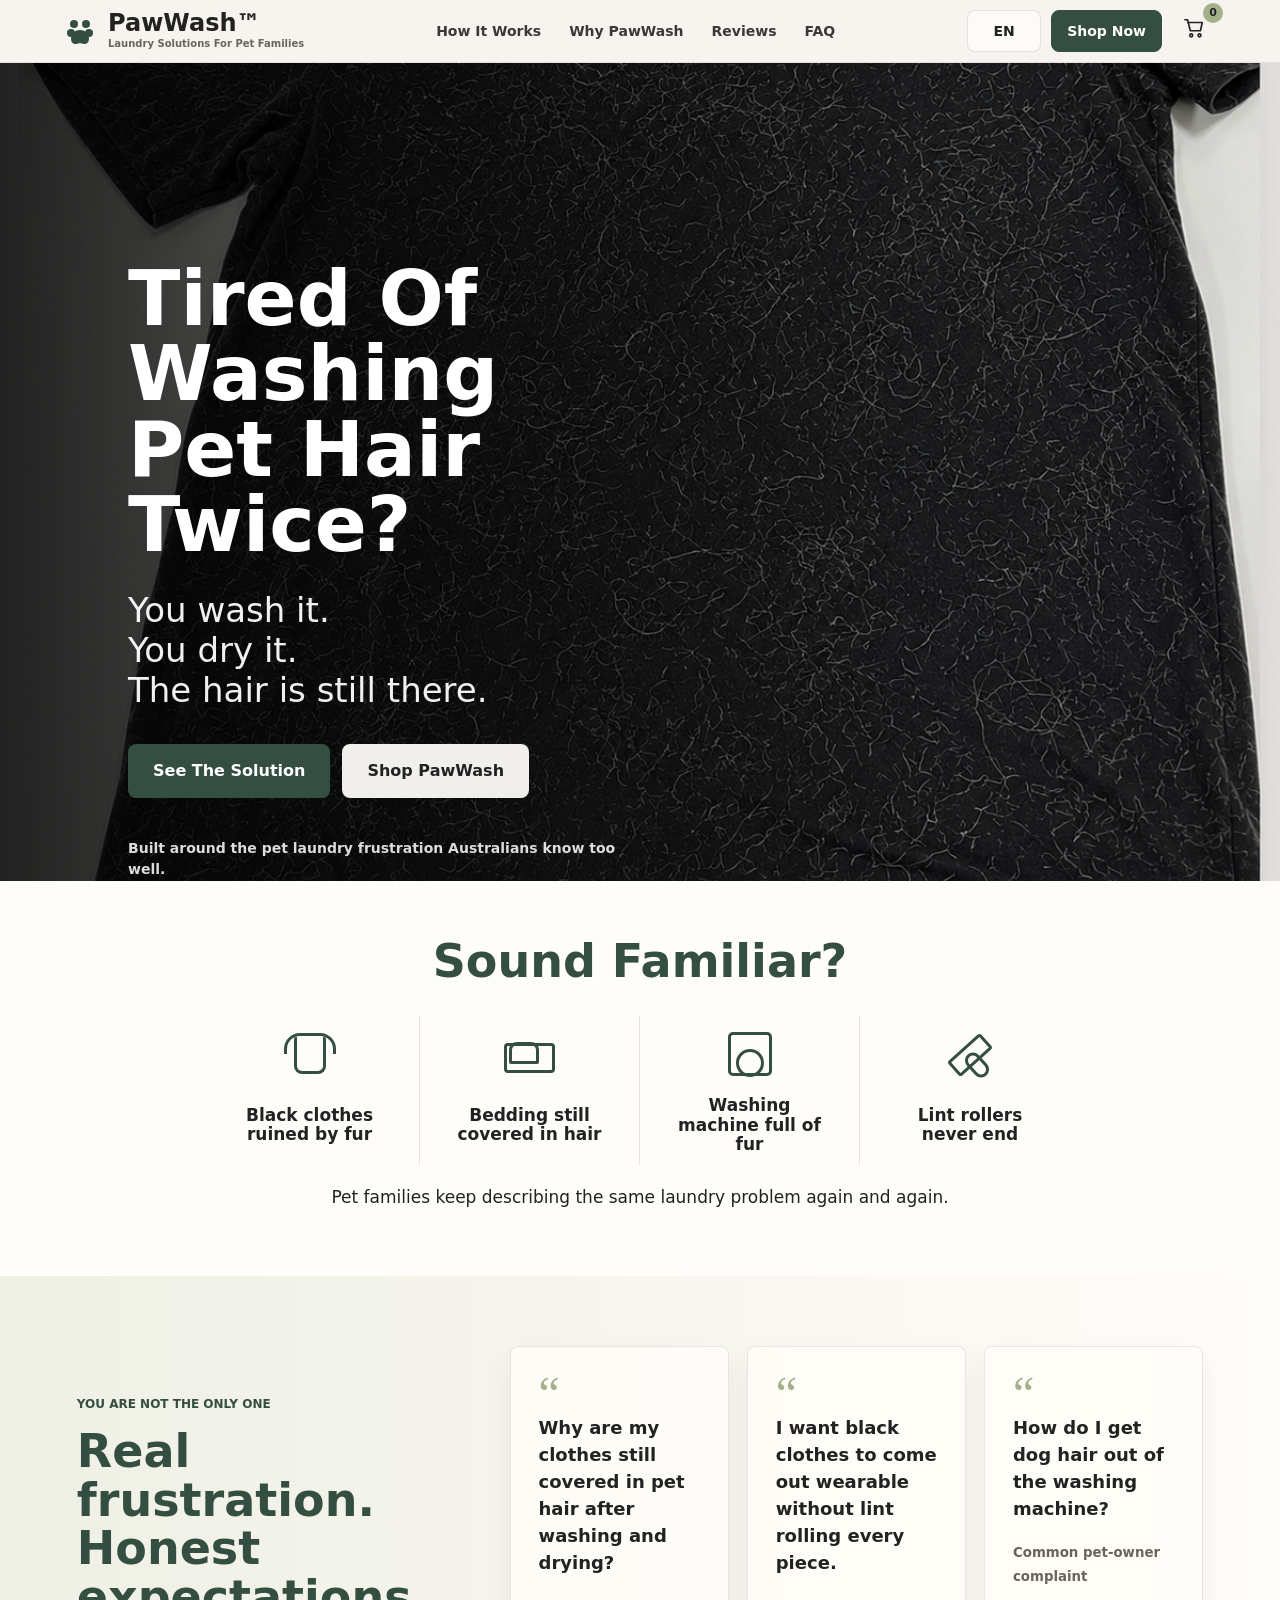
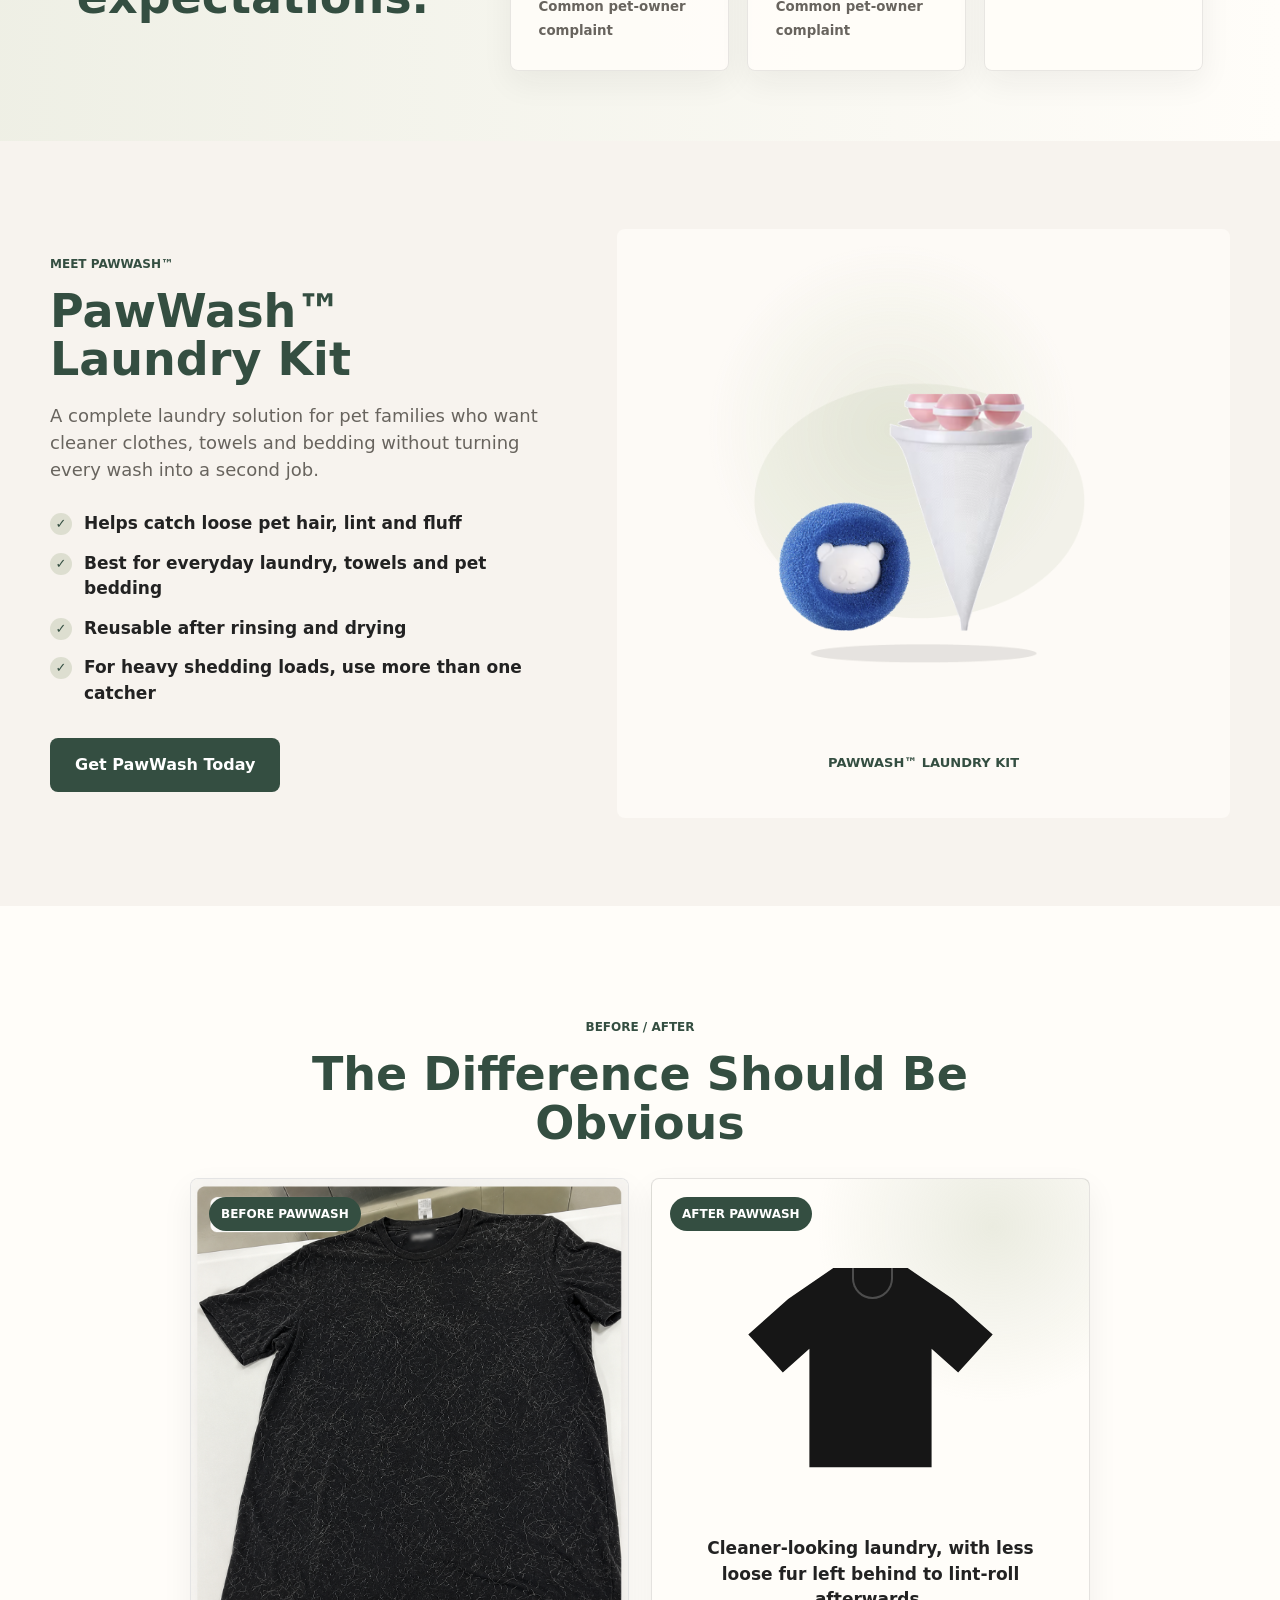
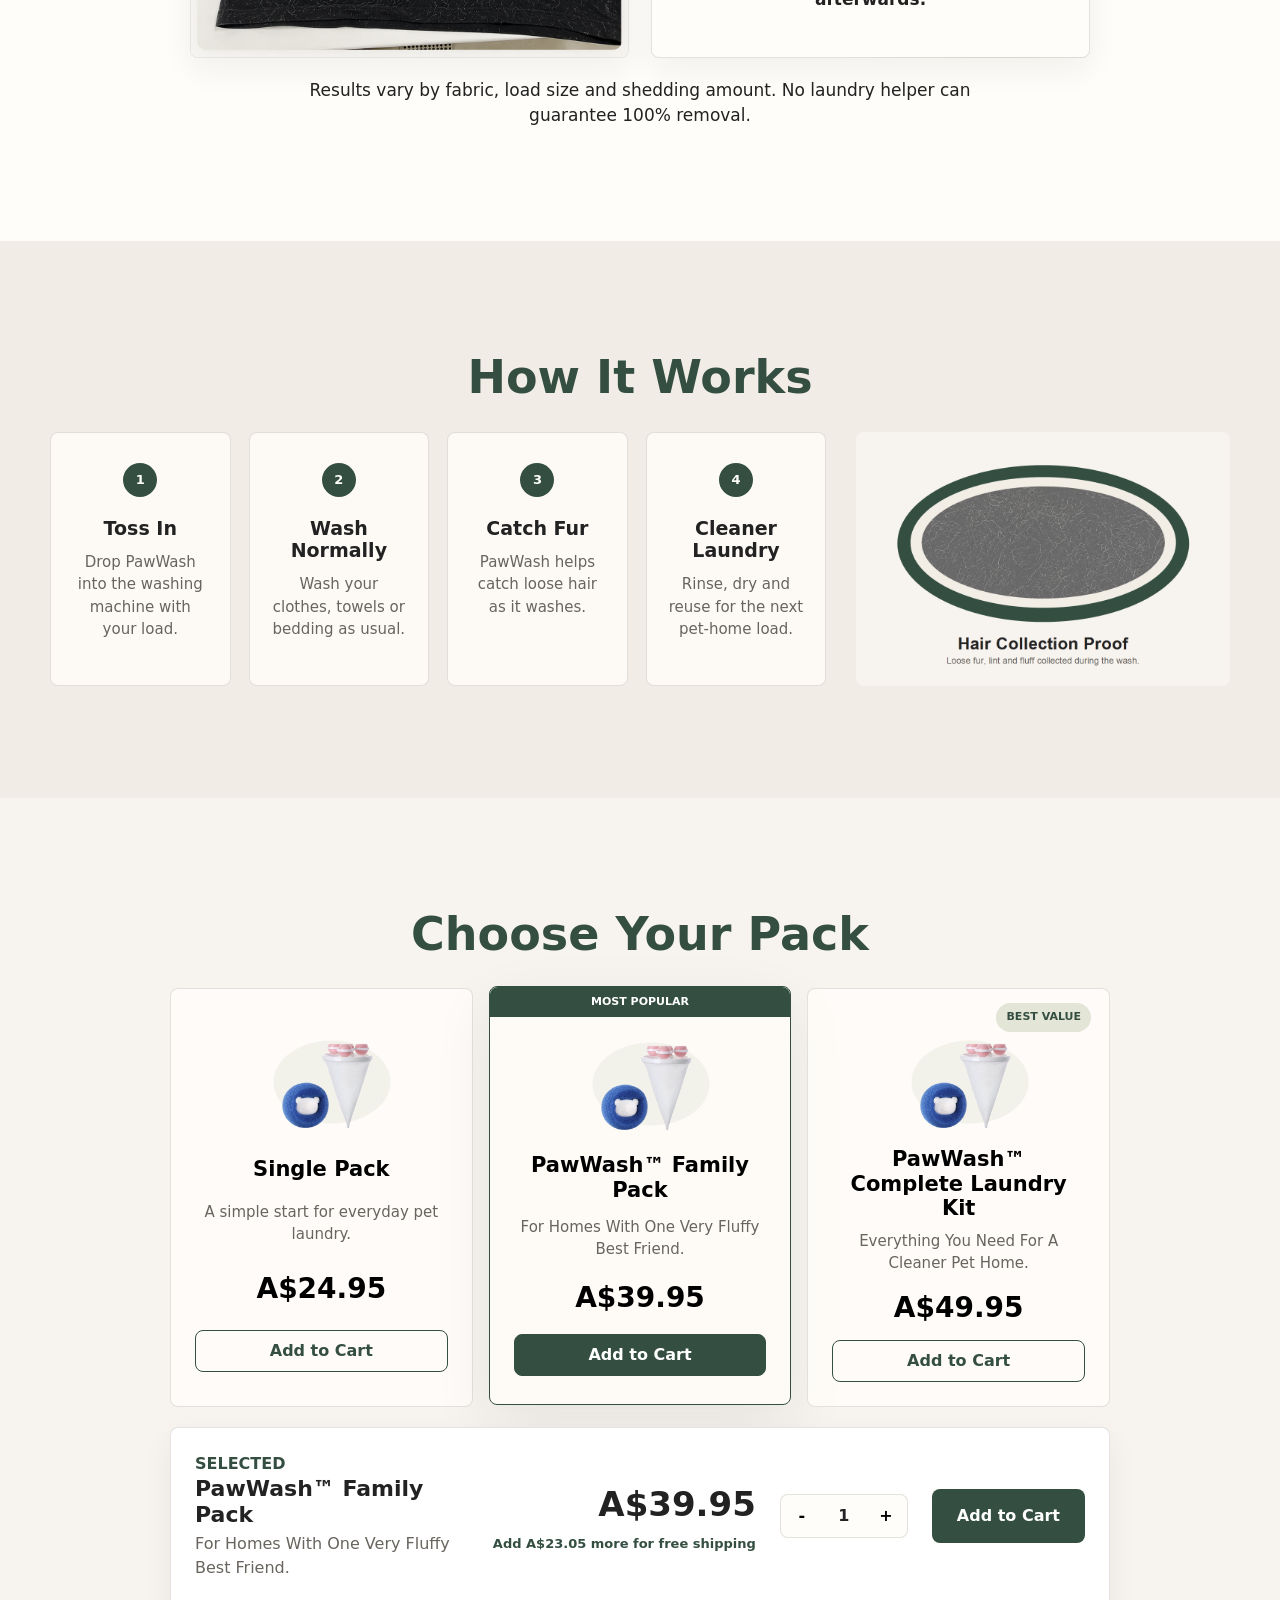
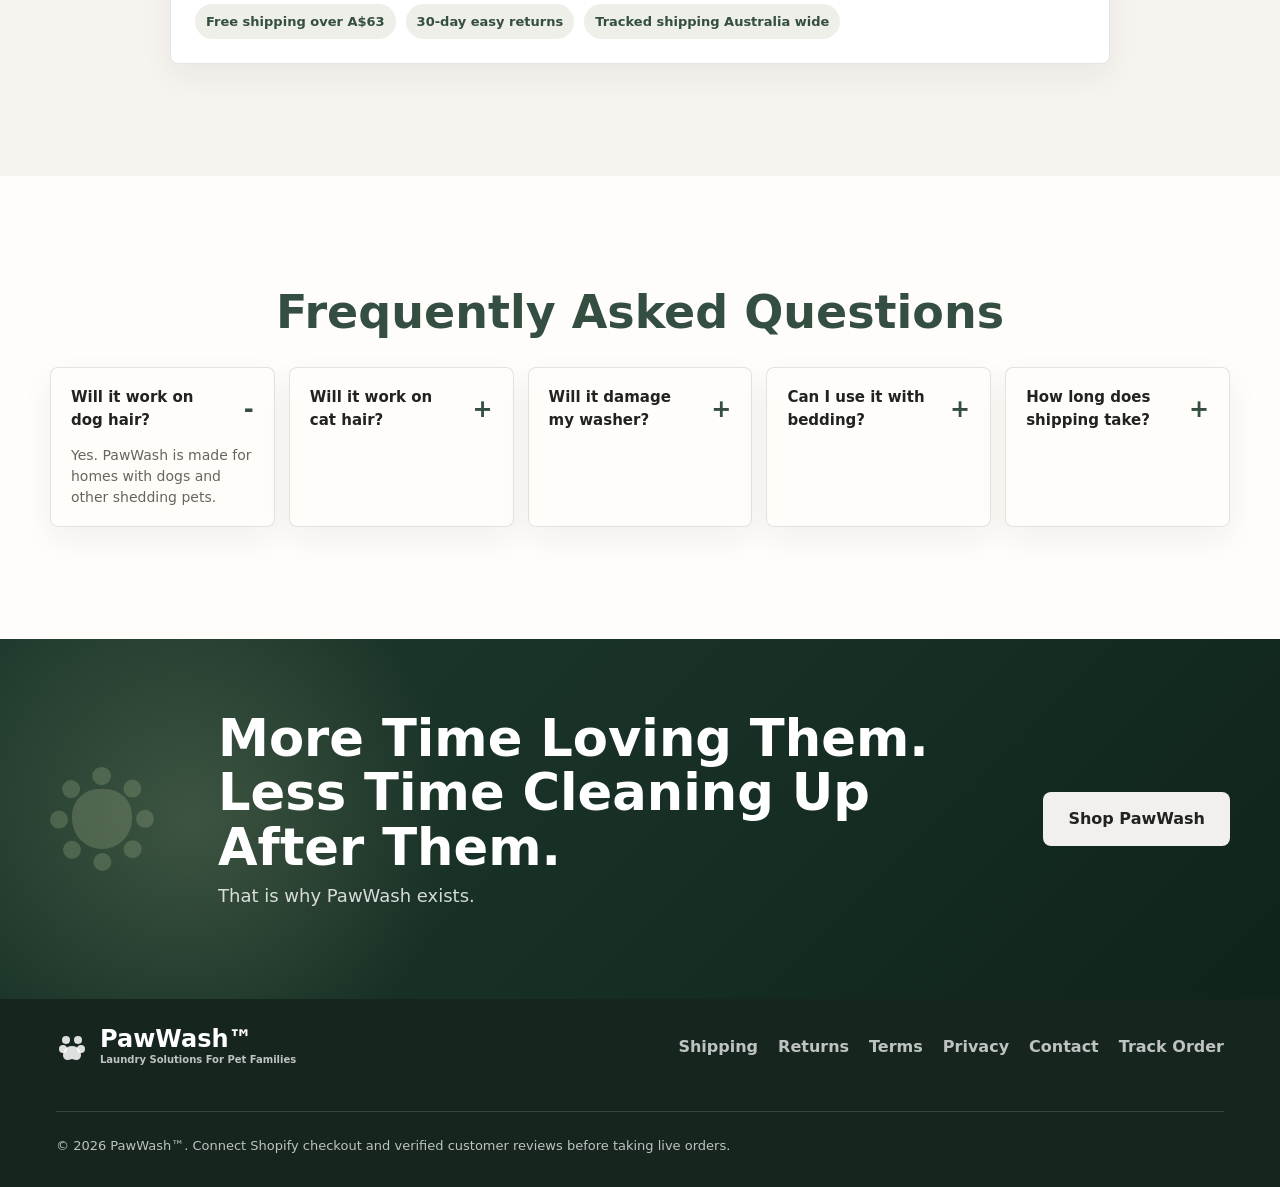
<file: index.html>
<!doctype html>
<html lang="en-AU">
  <head>
    <meta charset="utf-8" />
    <meta name="viewport" content="width=device-width, initial-scale=1" />
    <title>PawWash&trade; | Tired Of Washing Pet Hair Twice?</title>
    <meta
      name="description"
      content="PawWash is a premium Australian pet laundry brand for families tired of washing clothes, bedding and towels twice because the hair is still there."
    />
    <meta name="theme-color" content="#F7F3EE" />
    <meta http-equiv="Cache-Control" content="no-store, no-cache, must-revalidate" />
    <meta http-equiv="Pragma" content="no-cache" />
    <link rel="preload" as="image" href="assets/pain-black-shirt-hero.png?v=story2" />
    <link rel="stylesheet" href="styles.css?v=story2" />
  </head>
  <body>
    <a class="skip-link" href="#main">Skip to content</a>

    <header class="site-header" data-section-type="header">
      <a class="brand" href="#hero" aria-label="PawWash home">
        <span class="paw-mark" aria-hidden="true">
          <svg viewBox="0 0 32 32">
            <circle cx="10" cy="9" r="4" />
            <circle cx="22" cy="9" r="4" />
            <circle cx="7" cy="18" r="4" />
            <circle cx="25" cy="18" r="4" />
            <path d="M16 15c-6 0-9 5-9 9 0 3 2 5 5 5 2 0 3-1 4-1s2 1 4 1c3 0 5-2 5-5 0-4-3-9-9-9z" />
          </svg>
        </span>
        <span class="brand-text">
          <strong>PawWash&trade;</strong>
          <small>Laundry Solutions For Pet Families</small>
        </span>
      </a>

      <nav class="nav-links" aria-label="Primary navigation">
        <a href="#how-it-works">How It Works</a>
        <a href="#story">Why PawWash</a>
        <a href="#reviews">Reviews</a>
        <a href="#faq">FAQ</a>
      </nav>

      <div class="header-actions">
        <label class="market-selector">
          <span class="sr-only">Language</span>
          <select id="language-select" aria-label="Language and market selector">
            <option value="en-AU">EN</option>
            <option value="zh-CN">ZH</option>
            <option value="hi-IN">HI</option>
            <option value="vi-VN">VI</option>
            <option value="ar">AR</option>
          </select>
        </label>
        <a class="header-cta" href="#pricing">Shop Now</a>
        <button class="cart-button icon-cart" type="button" data-cart-trigger aria-label="Open cart">
          <svg viewBox="0 0 24 24" aria-hidden="true">
            <path d="M5 6h16l-2 9H8L5 3H2" />
            <circle cx="9" cy="20" r="1.6" />
            <circle cx="18" cy="20" r="1.6" />
          </svg>
          <span class="cart-count" data-cart-count hidden>0</span>
        </button>
      </div>
    </header>

    <main id="main">
      <section class="story-hero" id="hero" data-section-type="problem">
        <div class="hero-image" role="img" aria-label="Black shirt covered in pet hair after washing"></div>
        <div class="hero-copy">
          <h1>Tired Of Washing Pet Hair Twice?</h1>
          <p>You wash it.<br />You dry it.<br />The hair is still there.</p>
          <div class="hero-actions">
            <a class="button button-primary" href="#solution">See The Solution</a>
            <a class="button button-light" href="#pricing">Shop PawWash</a>
          </div>
          <span class="hero-footnote">Built around the pet laundry frustration Australians know too well.</span>
        </div>
      </section>

      <section class="compact-problem" id="problem" data-section-type="frustration">
        <div class="section-container slim">
          <div class="center-heading reveal">
            <h2>Sound Familiar?</h2>
          </div>
          <div class="frustration-grid">
            <article class="frustration-item reveal">
              <span class="line-icon shirt-icon" aria-hidden="true"></span>
              <h3>Black clothes ruined by fur</h3>
            </article>
            <article class="frustration-item reveal">
              <span class="line-icon bed-icon" aria-hidden="true"></span>
              <h3>Bedding still covered in hair</h3>
            </article>
            <article class="frustration-item reveal">
              <span class="line-icon washer-icon" aria-hidden="true"></span>
              <h3>Washing machine full of fur</h3>
            </article>
            <article class="frustration-item reveal">
              <span class="line-icon roller-icon" aria-hidden="true"></span>
              <h3>Lint rollers never end</h3>
            </article>
          </div>
          <p class="section-note reveal">Pet families keep describing the same laundry problem again and again.</p>
        </div>
      </section>

      <section class="proof-strip" id="reviews" data-section-type="social-proof">
        <div class="proof-heading reveal">
          <p class="eyebrow">You are not the only one</p>
          <h2>Real frustration. Honest expectations.</h2>
        </div>
        <div class="proof-quotes">
          <article class="quote-card reveal">
            <span>&ldquo;</span>
            <p>Why are my clothes still covered in pet hair after washing and drying?</p>
            <small>Common pet-owner complaint</small>
          </article>
          <article class="quote-card reveal">
            <span>&ldquo;</span>
            <p>I want black clothes to come out wearable without lint rolling every piece.</p>
            <small>Common pet-owner complaint</small>
          </article>
          <article class="quote-card reveal">
            <span>&ldquo;</span>
            <p>How do I get dog hair out of the washing machine?</p>
            <small>Common pet-owner complaint</small>
          </article>
        </div>
      </section>

      <section class="solution-section" id="solution" data-section-type="solution">
        <div class="section-container solution-layout">
          <div class="solution-copy reveal">
            <p class="eyebrow">Meet PawWash&trade;</p>
            <h2>PawWash&trade; Laundry Kit</h2>
            <p>A complete laundry solution for pet families who want cleaner clothes, towels and bedding without turning every wash into a second job.</p>
            <ul class="check-list">
              <li>Helps catch loose pet hair, lint and fluff</li>
              <li>Best for everyday laundry, towels and pet bedding</li>
              <li>Reusable after rinsing and drying</li>
              <li>For heavy shedding loads, use more than one catcher</li>
            </ul>
            <a class="button button-primary" href="#pricing">Get PawWash Today</a>
          </div>
          <figure class="kit-stage reveal">
            <img src="assets/pawwash-kit-composite.png?v=story2" alt="PawWash Laundry Kit components" />
            <figcaption>PawWash&trade; Laundry Kit</figcaption>
          </figure>
        </div>
      </section>

      <section class="difference-section" id="difference" data-section-type="before-after">
        <div class="section-container">
          <div class="center-heading reveal">
            <p class="eyebrow">Before / After</p>
            <h2>The Difference Should Be Obvious</h2>
          </div>
          <div class="difference-grid reveal">
            <article class="before-panel">
              <img src="assets/pain-black-shirt.png?v=story2" alt="Black shirt covered in pet hair before using PawWash" />
              <span>Before PawWash</span>
            </article>
            <article class="after-panel">
              <div class="clean-shirt" aria-hidden="true"></div>
              <span>After PawWash</span>
              <p>Cleaner-looking laundry, with less loose fur left behind to lint-roll afterwards.</p>
            </article>
          </div>
          <p class="section-note reveal">Results vary by fabric, load size and shedding amount. No laundry helper can guarantee 100% removal.</p>
        </div>
      </section>

      <section class="how-section" id="how-it-works" data-section-type="how-it-works">
        <div class="section-container">
          <div class="center-heading reveal">
            <h2>How It Works</h2>
          </div>
          <div class="how-layout">
            <div class="step-flow reveal">
              <article class="wash-step">
                <span>1</span>
                <h3>Toss In</h3>
                <p>Drop PawWash into the washing machine with your load.</p>
              </article>
              <article class="wash-step">
                <span>2</span>
                <h3>Wash Normally</h3>
                <p>Wash your clothes, towels or bedding as usual.</p>
              </article>
              <article class="wash-step">
                <span>3</span>
                <h3>Catch Fur</h3>
                <p>PawWash helps catch loose hair as it washes.</p>
              </article>
              <article class="wash-step">
                <span>4</span>
                <h3>Cleaner Laundry</h3>
                <p>Rinse, dry and reuse for the next pet-home load.</p>
              </article>
            </div>
            <figure class="hair-proof-card reveal" id="hair-proof">
              <img src="assets/pawwash-hair-proof.png?v=story2" alt="Hair collection proof visual for PawWash testing" />
            </figure>
          </div>
        </div>
      </section>

      <section class="pricing-section" id="pricing" data-section-type="pricing">
        <div class="section-container">
          <div class="center-heading reveal">
            <h2>Choose Your Pack</h2>
          </div>
          <div class="pricing-grid" role="radiogroup" aria-label="Select a PawWash Laundry Kit pack">
            <button class="price-card reveal" type="button" data-bundle="single" aria-pressed="false">
              <span class="pack-image"><img src="assets/pawwash-kit-composite.png?v=story2" alt="" /></span>
              <strong>Single Pack</strong>
              <p>A simple start for everyday pet laundry.</p>
              <b>A$24.95</b>
              <em>Add to Cart</em>
            </button>

            <button class="price-card featured reveal is-selected" type="button" data-bundle="family" aria-pressed="true">
              <span class="pack-badge">Most Popular</span>
              <span class="pack-image"><img src="assets/pawwash-kit-composite.png?v=story2" alt="" /></span>
              <strong>PawWash&trade; Family Pack</strong>
              <p>For Homes With One Very Fluffy Best Friend.</p>
              <b>A$39.95</b>
              <em>Add to Cart</em>
            </button>

            <button class="price-card reveal" type="button" data-bundle="complete" aria-pressed="false">
              <span class="pack-badge subtle">Best Value</span>
              <span class="pack-image"><img src="assets/pawwash-kit-composite.png?v=story2" alt="" /></span>
              <strong>PawWash&trade; Complete Laundry Kit</strong>
              <p>Everything You Need For A Cleaner Pet Home.</p>
              <b>A$49.95</b>
              <em>Add to Cart</em>
            </button>
          </div>

          <aside class="checkout-panel reveal" aria-label="Selected pack">
            <div>
              <p class="eyebrow">Selected</p>
              <h3 data-selected-title>PawWash&trade; Family Pack</h3>
              <p data-selected-description>For Homes With One Very Fluffy Best Friend.</p>
            </div>
            <div class="price-lockup">
              <span data-selected-price>A$39.95</span>
              <small data-shipping-message>Add A$23.05 more for free shipping</small>
            </div>
            <div class="quantity-control" aria-label="Quantity selector">
              <button type="button" data-qty-minus aria-label="Decrease quantity">-</button>
              <output data-qty-output>1</output>
              <button type="button" data-qty-plus aria-label="Increase quantity">+</button>
            </div>
            <button class="button button-primary add-button" type="button" data-add-to-cart>
              Add to Cart
            </button>
            <ul class="checkout-trust" aria-label="Checkout reassurance">
              <li>Free shipping over A$63</li>
              <li>30-day easy returns</li>
              <li>Tracked shipping Australia wide</li>
            </ul>
          </aside>
        </div>
      </section>

      <section class="faq-section" id="faq" data-section-type="faq">
        <div class="section-container">
          <div class="center-heading reveal">
            <h2>Frequently Asked Questions</h2>
          </div>
          <div class="faq-row">
            <details class="reveal" open>
              <summary>Will it work on dog hair?</summary>
              <p>Yes. PawWash is made for homes with dogs and other shedding pets.</p>
            </details>
            <details class="reveal">
              <summary>Will it work on cat hair?</summary>
              <p>Yes. It helps catch loose cat hair, lint and fluff during washing.</p>
            </details>
            <details class="reveal">
              <summary>Will it damage my washer?</summary>
              <p>It is designed for normal household washing routines. Avoid using it with damaged machines or sharp loose items.</p>
            </details>
            <details class="reveal">
              <summary>Can I use it with bedding?</summary>
              <p>Yes. It is best used for everyday laundry, towels and pet bedding. For heavy shedding loads, use more than one catcher.</p>
            </details>
            <details class="reveal">
              <summary>How long does shipping take?</summary>
              <p>Orders are tracked. Delivery timing depends on the fulfilment partner and destination, and should be confirmed with live carrier estimates before launch.</p>
            </details>
          </div>
        </div>
      </section>

      <section class="mission-section" id="story" data-section-type="brand-mission">
        <div class="mission-content reveal">
          <span class="mission-paw" aria-hidden="true"></span>
          <div>
            <h2>More Time Loving Them.<br />Less Time Cleaning Up After Them.</h2>
            <p>That is why PawWash exists.</p>
          </div>
          <a class="button button-light" href="#pricing">Shop PawWash</a>
        </div>
      </section>
    </main>

    <footer class="site-footer" data-section-type="footer">
      <div class="footer-grid">
        <a class="brand" href="#hero" aria-label="PawWash home">
          <span class="paw-mark footer-paw" aria-hidden="true">
            <svg viewBox="0 0 32 32">
              <circle cx="10" cy="9" r="4" />
              <circle cx="22" cy="9" r="4" />
              <circle cx="7" cy="18" r="4" />
              <circle cx="25" cy="18" r="4" />
              <path d="M16 15c-6 0-9 5-9 9 0 3 2 5 5 5 2 0 3-1 4-1s2 1 4 1c3 0 5-2 5-5 0-4-3-9-9-9z" />
            </svg>
          </span>
          <span class="brand-text">
            <strong>PawWash&trade;</strong>
            <small>Laundry Solutions For Pet Families</small>
          </span>
        </a>
        <nav class="footer-links" aria-label="Footer links">
          <a href="shipping.html">Shipping</a>
          <a href="returns.html">Returns</a>
          <a href="terms.html">Terms</a>
          <a href="privacy.html">Privacy</a>
          <a href="contact.html">Contact</a>
          <a href="track-order.html">Track Order</a>
        </nav>
      </div>
      <p class="footer-bottom">&copy; 2026 PawWash&trade;. Connect Shopify checkout and verified customer reviews before taking live orders.</p>
    </footer>

    <button class="sticky-atc" type="button" data-sticky-add>
      <span>Family Pack</span>
      <strong>A$39.95</strong>
      <em>Add to Cart</em>
    </button>

    <div class="cart-drawer" aria-hidden="true">
      <aside class="drawer-panel" aria-label="Shopping cart">
        <div class="drawer-header">
          <h2>Your Cart</h2>
          <button class="icon-button" type="button" data-close-cart aria-label="Close cart">
            <svg viewBox="0 0 24 24" aria-hidden="true">
              <path d="M6 6l12 12M18 6L6 18" />
            </svg>
          </button>
        </div>
        <p class="cart-empty" data-cart-empty>Your PawWash routine is waiting.</p>
        <div class="cart-items" data-cart-items></div>
        <div class="drawer-footer">
          <div class="subtotal-row">
            <span>Subtotal</span>
            <strong data-subtotal>A$0</strong>
          </div>
          <p class="drawer-note">Shipping and taxes are calculated at checkout.</p>
          <a class="button button-primary checkout-button" href="contact.html" data-checkout>
            Continue to Checkout
          </a>
        </div>
      </aside>
    </div>

    <div class="toast" role="status" aria-live="polite" data-toast></div>

    <script src="script.js?v=story2"></script>
  </body>
</html>
</file>
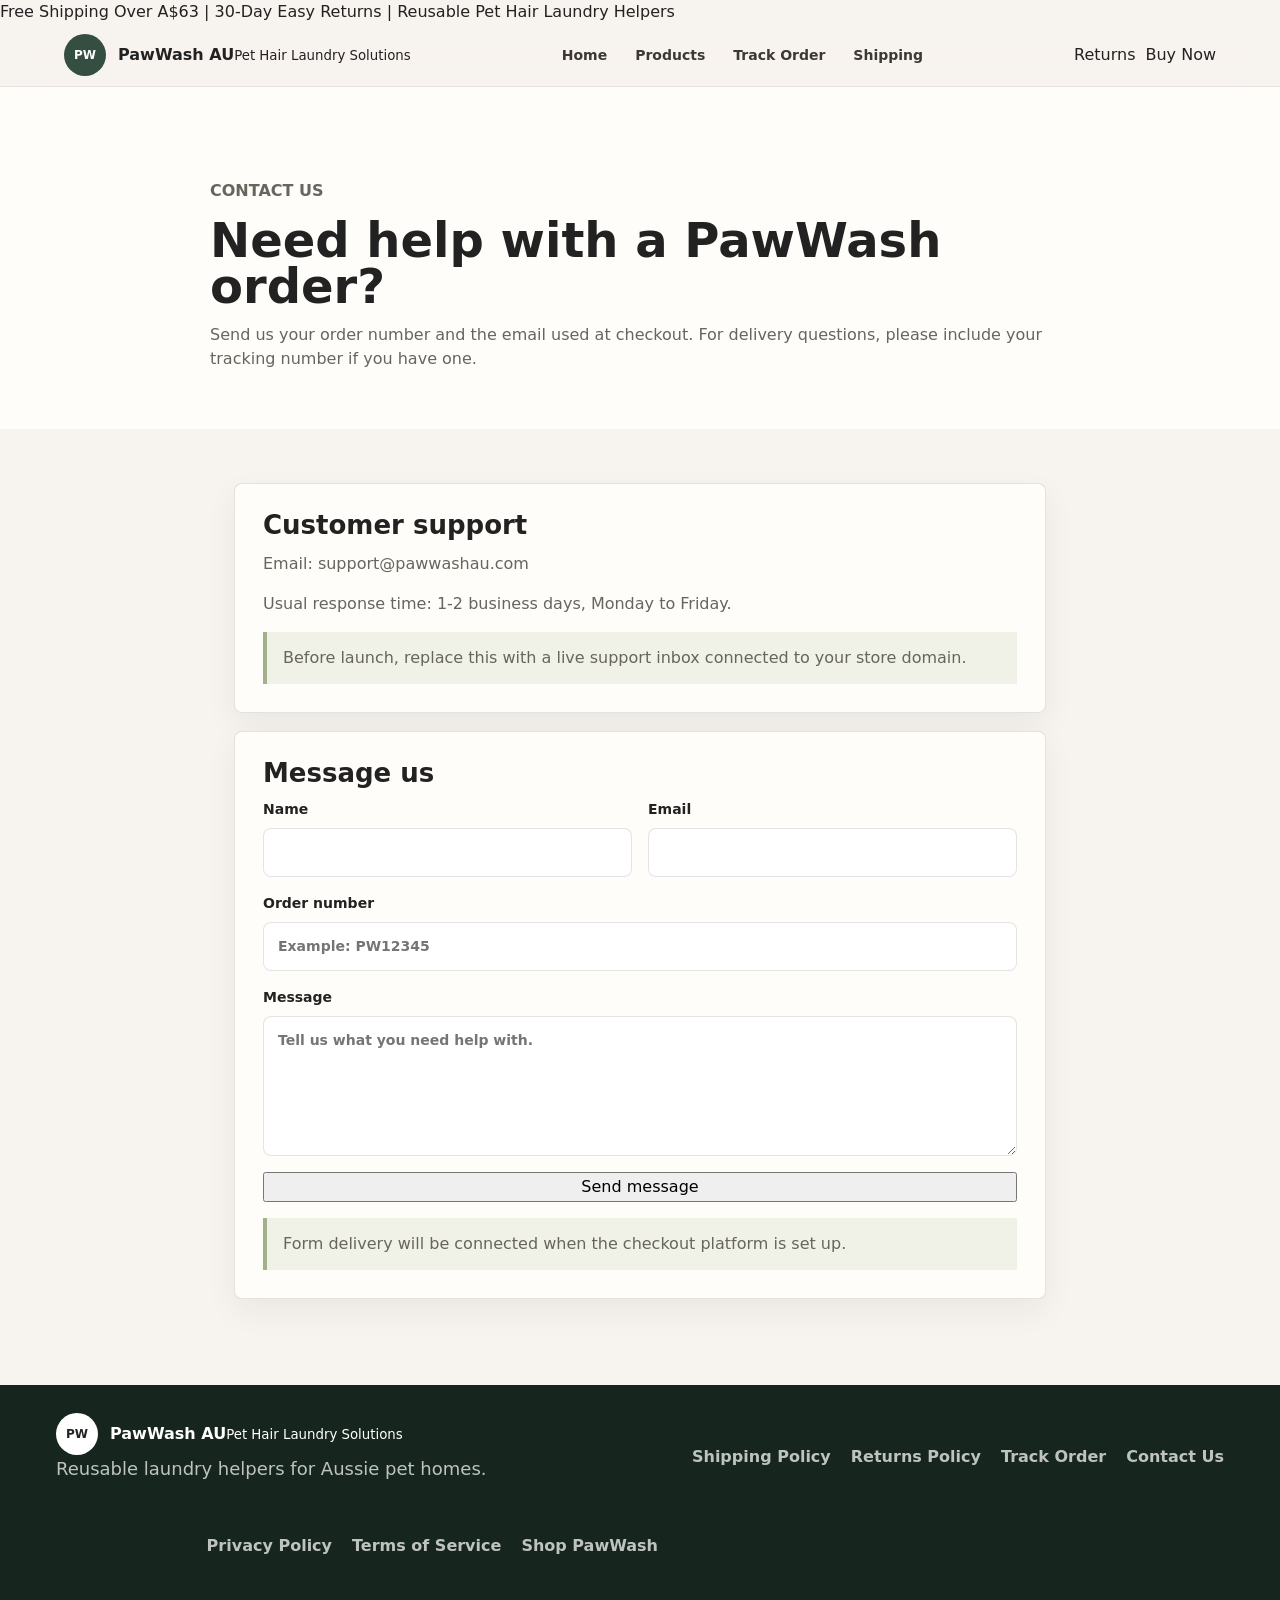
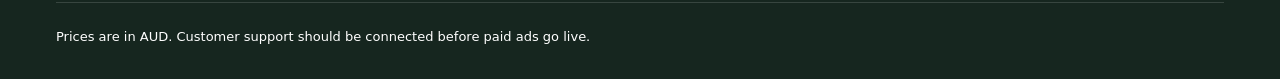
<file: contact.html>
<!doctype html>
<html lang="en-AU">
  <head>
    <meta charset="utf-8" />
    <meta name="viewport" content="width=device-width, initial-scale=1" />
    <title>Contact Us | PawWash AU</title>
    <meta name="description" content="Contact PawWash AU customer support." />
    <link rel="stylesheet" href="styles.css?v=policy1" />
  </head>
  <body>
    <div class="promo-bar">Free Shipping Over A$63 | 30-Day Easy Returns | Reusable Pet Hair Laundry Helpers</div>
    <header class="site-header">
      <a class="brand" href="index.html#home" aria-label="PawWash AU home">
        <span class="brand-mark" aria-hidden="true">PW</span>
        <span class="brand-copy"><strong>PawWash AU</strong><small>Pet Hair Laundry Solutions</small></span>
      </a>
      <nav class="nav-links" aria-label="Primary navigation">
        <a href="index.html#home">Home</a>
        <a href="index.html#products">Products</a>
        <a href="track-order.html">Track Order</a>
        <a href="shipping.html">Shipping</a>
      </nav>
      <div class="header-actions">
        <a class="cart-link" href="returns.html">Returns</a>
        <a class="buy-now-link" href="index.html#products">Buy Now</a>
      </div>
    </header>

    <main class="policy-main">
      <section class="policy-hero">
        <div class="policy-hero-inner">
          <p class="eyebrow">Contact Us</p>
          <h1>Need help with a PawWash order?</h1>
          <p>
            Send us your order number and the email used at checkout. For delivery questions, please include your tracking
            number if you have one.
          </p>
        </div>
      </section>

      <section class="policy-content">
        <article class="policy-card">
          <h2>Customer support</h2>
          <p>Email: <a href="mailto:support@pawwashau.com">support@pawwashau.com</a></p>
          <p>Usual response time: 1-2 business days, Monday to Friday.</p>
          <p class="policy-note">Before launch, replace this with a live support inbox connected to your store domain.</p>
        </article>

        <article class="policy-card">
          <h2>Message us</h2>
          <form class="support-form">
            <div class="field-grid">
              <label class="field">
                Name
                <input type="text" name="name" autocomplete="name" />
              </label>
              <label class="field">
                Email
                <input type="email" name="email" autocomplete="email" />
              </label>
            </div>
            <label class="field">
              Order number
              <input type="text" name="order" placeholder="Example: PW12345" />
            </label>
            <label class="field">
              Message
              <textarea name="message" placeholder="Tell us what you need help with."></textarea>
            </label>
            <button class="primary-button" type="button">Send message</button>
            <p class="form-note">Form delivery will be connected when the checkout platform is set up.</p>
          </form>
        </article>
      </section>
    </main>

    <footer class="site-footer">
      <div class="footer-grid">
        <div>
          <a class="brand footer-brand" href="index.html#home" aria-label="PawWash AU home">
            <span class="brand-mark" aria-hidden="true">PW</span>
            <span class="brand-copy"><strong>PawWash AU</strong><small>Pet Hair Laundry Solutions</small></span>
          </a>
          <p>Reusable laundry helpers for Aussie pet homes.</p>
        </div>
        <nav class="footer-links" aria-label="Customer support">
          <a href="shipping.html">Shipping Policy</a>
          <a href="returns.html">Returns Policy</a>
          <a href="track-order.html">Track Order</a>
          <a href="contact.html">Contact Us</a>
        </nav>
        <nav class="footer-links" aria-label="Store policies">
          <a href="privacy.html">Privacy Policy</a>
          <a href="terms.html">Terms of Service</a>
          <a href="index.html#products">Shop PawWash</a>
        </nav>
      </div>
      <div class="footer-bottom">
        <span>Prices are in AUD.</span>
        <span>Customer support should be connected before paid ads go live.</span>
      </div>
    </footer>
  </body>
</html>
</file>
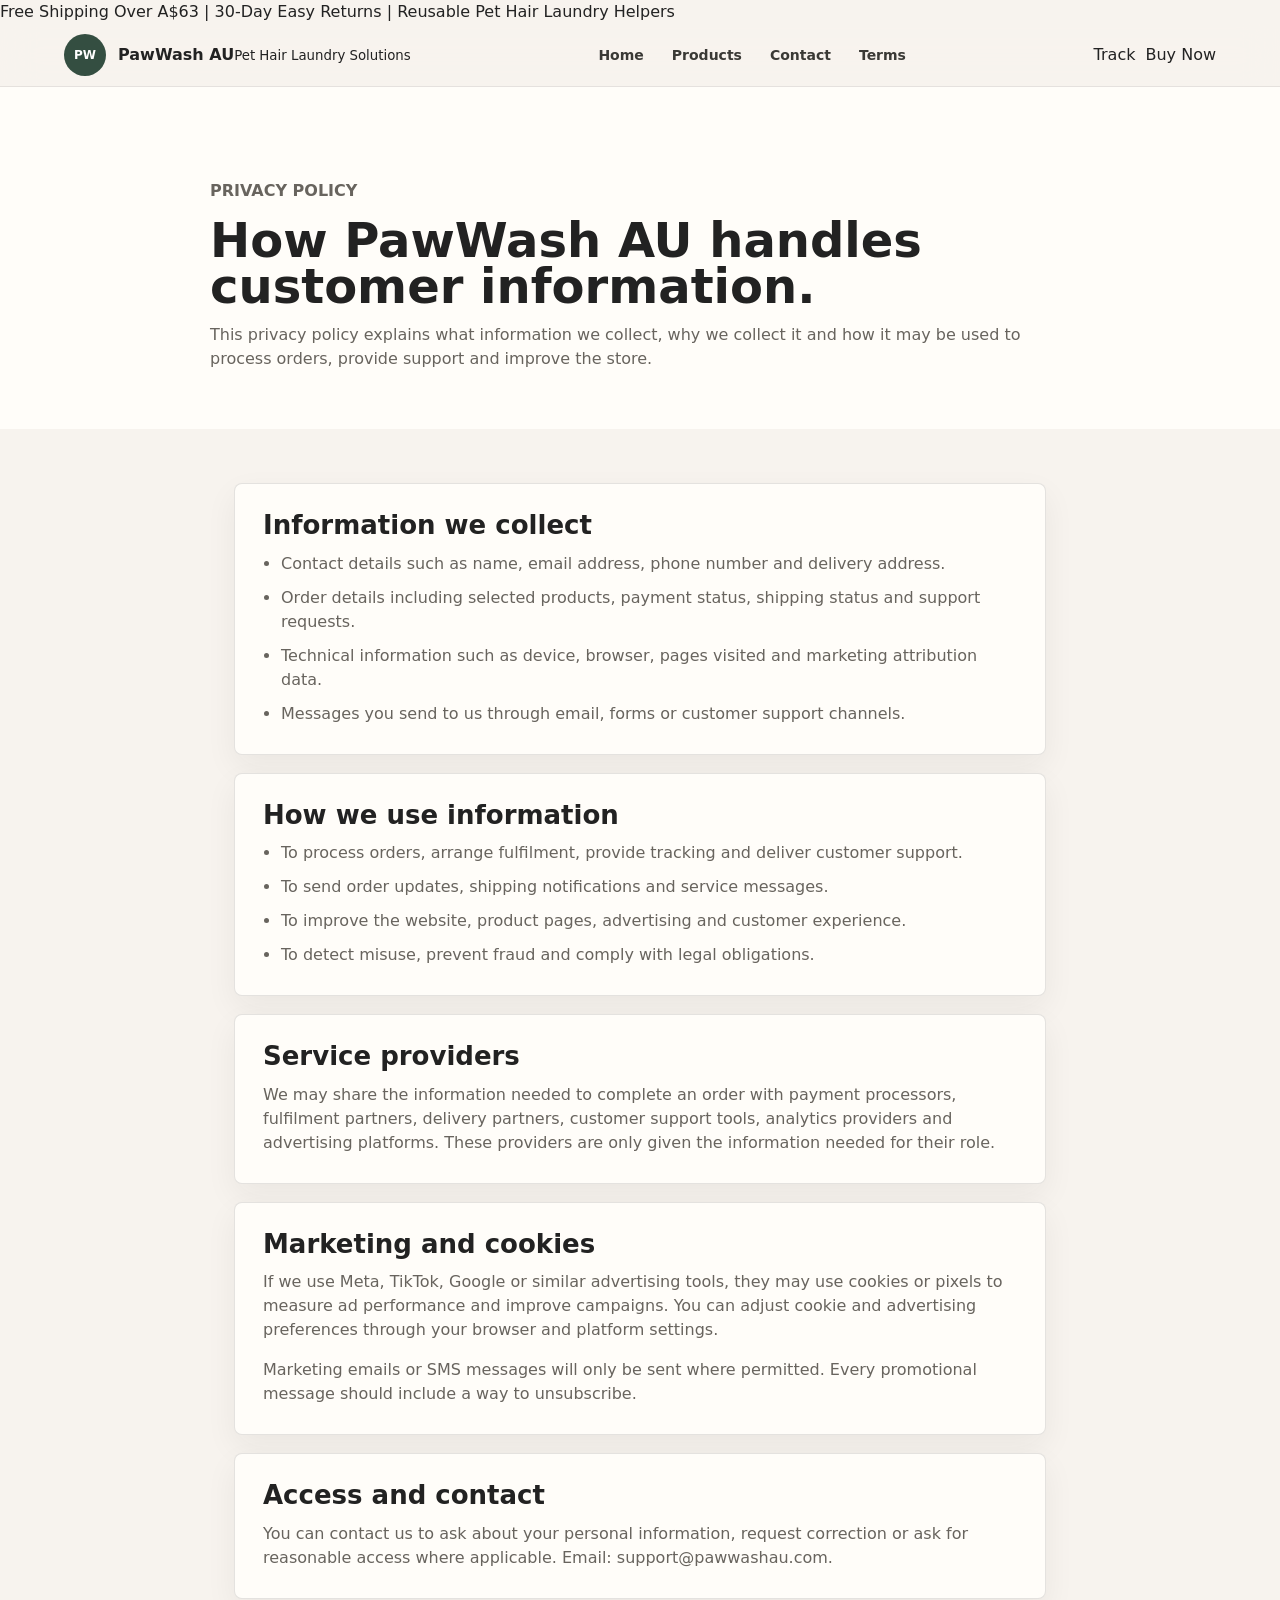
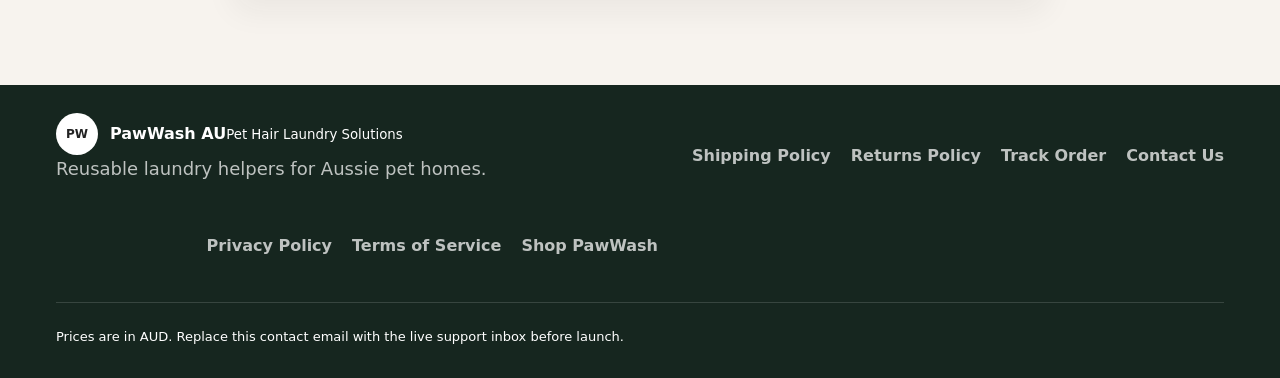
<file: privacy.html>
<!doctype html>
<html lang="en-AU">
  <head>
    <meta charset="utf-8" />
    <meta name="viewport" content="width=device-width, initial-scale=1" />
    <title>Privacy Policy | PawWash AU</title>
    <meta name="description" content="Privacy policy for PawWash AU customers." />
    <link rel="stylesheet" href="styles.css?v=policy1" />
  </head>
  <body>
    <div class="promo-bar">Free Shipping Over A$63 | 30-Day Easy Returns | Reusable Pet Hair Laundry Helpers</div>
    <header class="site-header">
      <a class="brand" href="index.html#home" aria-label="PawWash AU home">
        <span class="brand-mark" aria-hidden="true">PW</span>
        <span class="brand-copy"><strong>PawWash AU</strong><small>Pet Hair Laundry Solutions</small></span>
      </a>
      <nav class="nav-links" aria-label="Primary navigation">
        <a href="index.html#home">Home</a>
        <a href="index.html#products">Products</a>
        <a href="contact.html">Contact</a>
        <a href="terms.html">Terms</a>
      </nav>
      <div class="header-actions">
        <a class="cart-link" href="track-order.html">Track</a>
        <a class="buy-now-link" href="index.html#products">Buy Now</a>
      </div>
    </header>

    <main class="policy-main">
      <section class="policy-hero">
        <div class="policy-hero-inner">
          <p class="eyebrow">Privacy Policy</p>
          <h1>How PawWash AU handles customer information.</h1>
          <p>
            This privacy policy explains what information we collect, why we collect it and how it may be used to process
            orders, provide support and improve the store.
          </p>
        </div>
      </section>

      <section class="policy-content">
        <article class="policy-card">
          <h2>Information we collect</h2>
          <ul class="policy-list">
            <li>Contact details such as name, email address, phone number and delivery address.</li>
            <li>Order details including selected products, payment status, shipping status and support requests.</li>
            <li>Technical information such as device, browser, pages visited and marketing attribution data.</li>
            <li>Messages you send to us through email, forms or customer support channels.</li>
          </ul>
        </article>

        <article class="policy-card">
          <h2>How we use information</h2>
          <ul class="policy-list">
            <li>To process orders, arrange fulfilment, provide tracking and deliver customer support.</li>
            <li>To send order updates, shipping notifications and service messages.</li>
            <li>To improve the website, product pages, advertising and customer experience.</li>
            <li>To detect misuse, prevent fraud and comply with legal obligations.</li>
          </ul>
        </article>

        <article class="policy-card">
          <h2>Service providers</h2>
          <p>
            We may share the information needed to complete an order with payment processors, fulfilment partners,
            delivery partners, customer support tools, analytics providers and advertising platforms. These providers are
            only given the information needed for their role.
          </p>
        </article>

        <article class="policy-card">
          <h2>Marketing and cookies</h2>
          <p>
            If we use Meta, TikTok, Google or similar advertising tools, they may use cookies or pixels to measure ad
            performance and improve campaigns. You can adjust cookie and advertising preferences through your browser and
            platform settings.
          </p>
          <p>
            Marketing emails or SMS messages will only be sent where permitted. Every promotional message should include
            a way to unsubscribe.
          </p>
        </article>

        <article class="policy-card">
          <h2>Access and contact</h2>
          <p>
            You can contact us to ask about your personal information, request correction or ask for reasonable access
            where applicable. Email: <a href="mailto:support@pawwashau.com">support@pawwashau.com</a>.
          </p>
        </article>
      </section>
    </main>

    <footer class="site-footer">
      <div class="footer-grid">
        <div>
          <a class="brand footer-brand" href="index.html#home" aria-label="PawWash AU home">
            <span class="brand-mark" aria-hidden="true">PW</span>
            <span class="brand-copy"><strong>PawWash AU</strong><small>Pet Hair Laundry Solutions</small></span>
          </a>
          <p>Reusable laundry helpers for Aussie pet homes.</p>
        </div>
        <nav class="footer-links" aria-label="Customer support">
          <a href="shipping.html">Shipping Policy</a>
          <a href="returns.html">Returns Policy</a>
          <a href="track-order.html">Track Order</a>
          <a href="contact.html">Contact Us</a>
        </nav>
        <nav class="footer-links" aria-label="Store policies">
          <a href="privacy.html">Privacy Policy</a>
          <a href="terms.html">Terms of Service</a>
          <a href="index.html#products">Shop PawWash</a>
        </nav>
      </div>
      <div class="footer-bottom">
        <span>Prices are in AUD.</span>
        <span>Replace this contact email with the live support inbox before launch.</span>
      </div>
    </footer>
  </body>
</html>
</file>
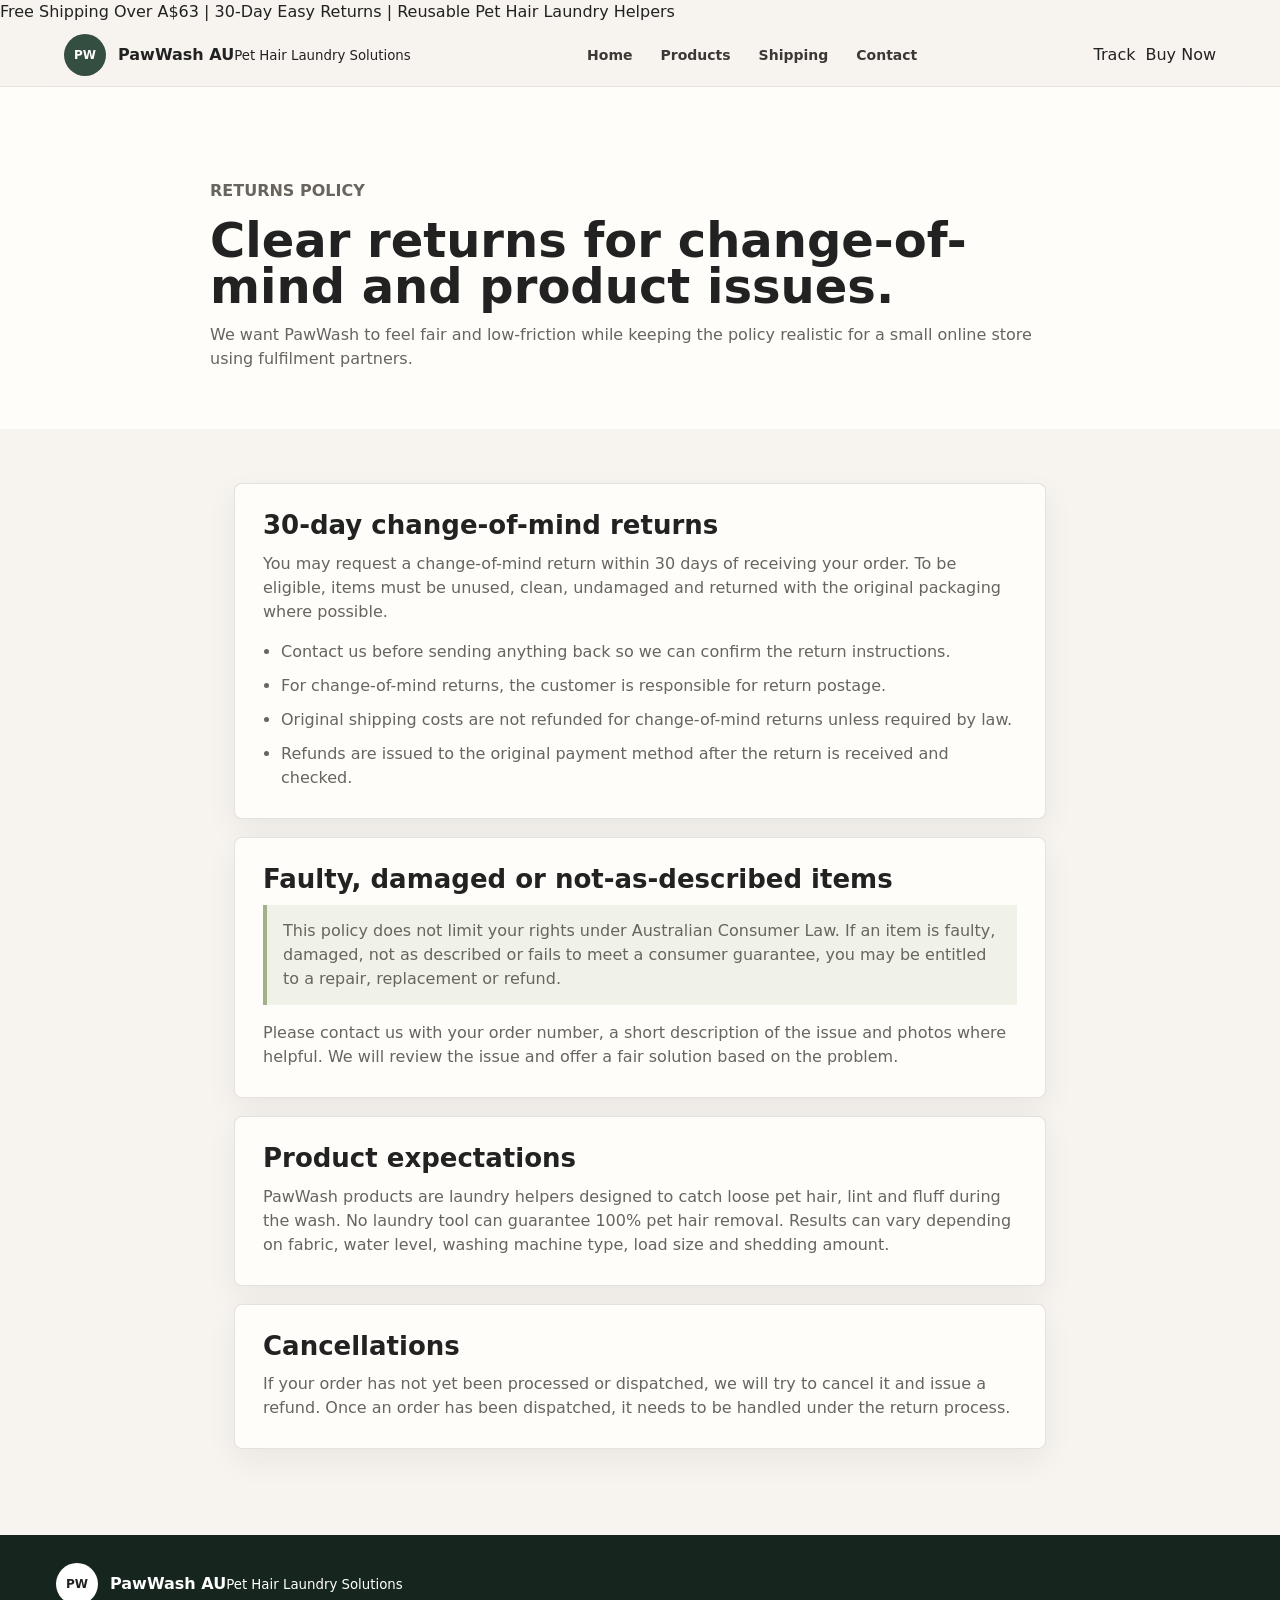
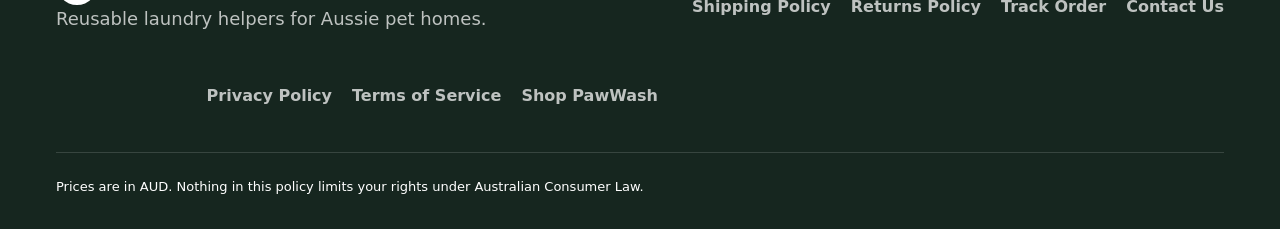
<file: returns.html>
<!doctype html>
<html lang="en-AU">
  <head>
    <meta charset="utf-8" />
    <meta name="viewport" content="width=device-width, initial-scale=1" />
    <title>Returns Policy | PawWash AU</title>
    <meta name="description" content="Returns and refunds policy for PawWash AU customers." />
    <link rel="stylesheet" href="styles.css?v=policy1" />
  </head>
  <body>
    <div class="promo-bar">Free Shipping Over A$63 | 30-Day Easy Returns | Reusable Pet Hair Laundry Helpers</div>
    <header class="site-header">
      <a class="brand" href="index.html#home" aria-label="PawWash AU home">
        <span class="brand-mark" aria-hidden="true">PW</span>
        <span class="brand-copy"><strong>PawWash AU</strong><small>Pet Hair Laundry Solutions</small></span>
      </a>
      <nav class="nav-links" aria-label="Primary navigation">
        <a href="index.html#home">Home</a>
        <a href="index.html#products">Products</a>
        <a href="shipping.html">Shipping</a>
        <a href="contact.html">Contact</a>
      </nav>
      <div class="header-actions">
        <a class="cart-link" href="track-order.html">Track</a>
        <a class="buy-now-link" href="index.html#products">Buy Now</a>
      </div>
    </header>

    <main class="policy-main">
      <section class="policy-hero">
        <div class="policy-hero-inner">
          <p class="eyebrow">Returns Policy</p>
          <h1>Clear returns for change-of-mind and product issues.</h1>
          <p>
            We want PawWash to feel fair and low-friction while keeping the policy realistic for a small online store
            using fulfilment partners.
          </p>
        </div>
      </section>

      <section class="policy-content">
        <article class="policy-card">
          <h2>30-day change-of-mind returns</h2>
          <p>
            You may request a change-of-mind return within 30 days of receiving your order. To be eligible, items must be
            unused, clean, undamaged and returned with the original packaging where possible.
          </p>
          <ul class="policy-list">
            <li>Contact us before sending anything back so we can confirm the return instructions.</li>
            <li>For change-of-mind returns, the customer is responsible for return postage.</li>
            <li>Original shipping costs are not refunded for change-of-mind returns unless required by law.</li>
            <li>Refunds are issued to the original payment method after the return is received and checked.</li>
          </ul>
        </article>

        <article class="policy-card">
          <h2>Faulty, damaged or not-as-described items</h2>
          <p class="policy-note">
            This policy does not limit your rights under Australian Consumer Law. If an item is faulty, damaged, not as
            described or fails to meet a consumer guarantee, you may be entitled to a repair, replacement or refund.
          </p>
          <p>
            Please contact us with your order number, a short description of the issue and photos where helpful. We will
            review the issue and offer a fair solution based on the problem.
          </p>
        </article>

        <article class="policy-card">
          <h2>Product expectations</h2>
          <p>
            PawWash products are laundry helpers designed to catch loose pet hair, lint and fluff during the wash. No
            laundry tool can guarantee 100% pet hair removal. Results can vary depending on fabric, water level, washing
            machine type, load size and shedding amount.
          </p>
        </article>

        <article class="policy-card">
          <h2>Cancellations</h2>
          <p>
            If your order has not yet been processed or dispatched, we will try to cancel it and issue a refund. Once an
            order has been dispatched, it needs to be handled under the return process.
          </p>
        </article>
      </section>
    </main>

    <footer class="site-footer">
      <div class="footer-grid">
        <div>
          <a class="brand footer-brand" href="index.html#home" aria-label="PawWash AU home">
            <span class="brand-mark" aria-hidden="true">PW</span>
            <span class="brand-copy"><strong>PawWash AU</strong><small>Pet Hair Laundry Solutions</small></span>
          </a>
          <p>Reusable laundry helpers for Aussie pet homes.</p>
        </div>
        <nav class="footer-links" aria-label="Customer support">
          <a href="shipping.html">Shipping Policy</a>
          <a href="returns.html">Returns Policy</a>
          <a href="track-order.html">Track Order</a>
          <a href="contact.html">Contact Us</a>
        </nav>
        <nav class="footer-links" aria-label="Store policies">
          <a href="privacy.html">Privacy Policy</a>
          <a href="terms.html">Terms of Service</a>
          <a href="index.html#products">Shop PawWash</a>
        </nav>
      </div>
      <div class="footer-bottom">
        <span>Prices are in AUD.</span>
        <span>Nothing in this policy limits your rights under Australian Consumer Law.</span>
      </div>
    </footer>
  </body>
</html>
</file>
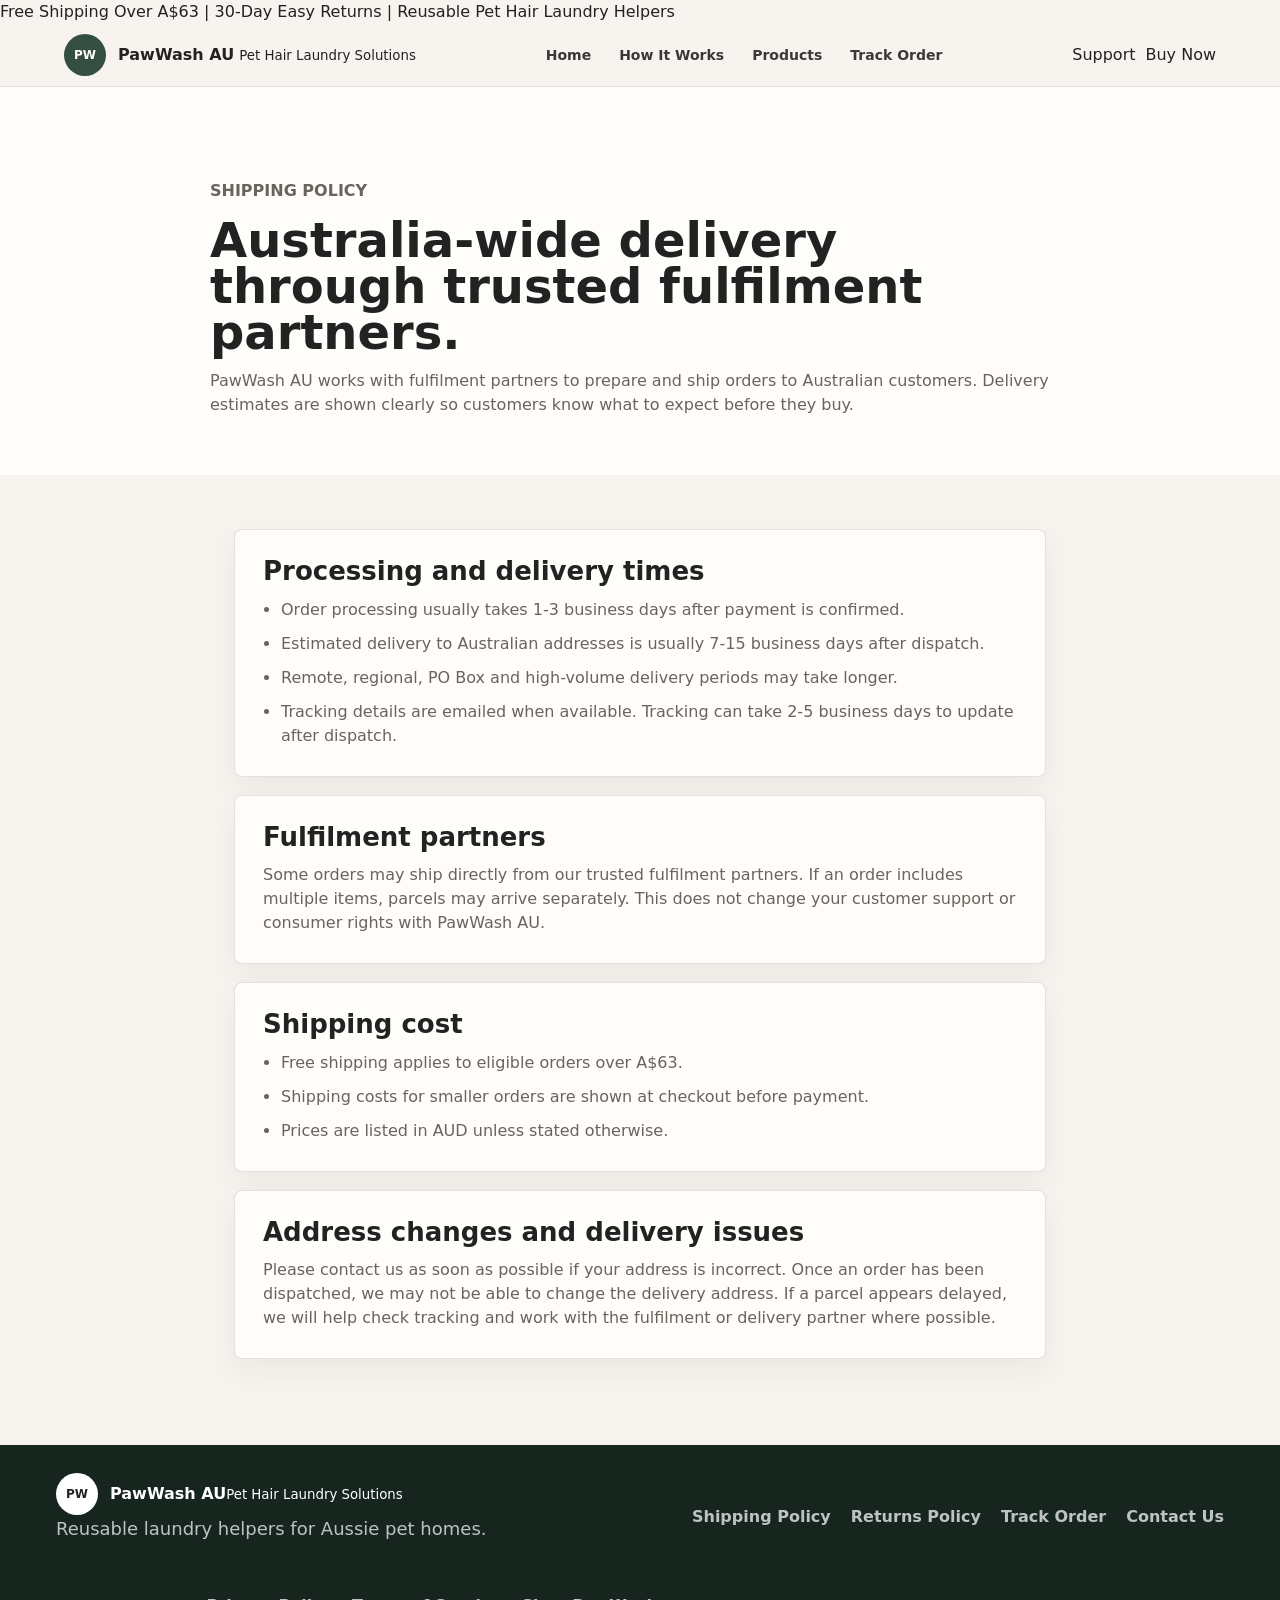
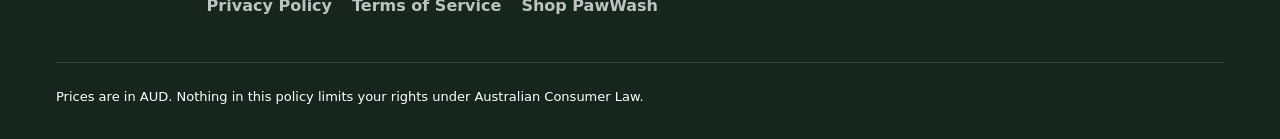
<file: shipping.html>
<!doctype html>
<html lang="en-AU">
  <head>
    <meta charset="utf-8" />
    <meta name="viewport" content="width=device-width, initial-scale=1" />
    <title>Shipping Policy | PawWash AU</title>
    <meta name="description" content="Shipping policy for PawWash AU orders delivered across Australia." />
    <link rel="stylesheet" href="styles.css?v=policy1" />
  </head>
  <body>
    <div class="promo-bar">Free Shipping Over A$63 | 30-Day Easy Returns | Reusable Pet Hair Laundry Helpers</div>
    <header class="site-header">
      <a class="brand" href="index.html#home" aria-label="PawWash AU home">
        <span class="brand-mark" aria-hidden="true">PW</span>
        <span class="brand-copy">
          <strong>PawWash AU</strong>
          <small>Pet Hair Laundry Solutions</small>
        </span>
      </a>
      <nav class="nav-links" aria-label="Primary navigation">
        <a href="index.html#home">Home</a>
        <a href="index.html#how-it-works">How It Works</a>
        <a href="index.html#products">Products</a>
        <a href="track-order.html">Track Order</a>
      </nav>
      <div class="header-actions">
        <a class="cart-link" href="contact.html">Support</a>
        <a class="buy-now-link" href="index.html#products">Buy Now</a>
      </div>
    </header>

    <main class="policy-main">
      <section class="policy-hero">
        <div class="policy-hero-inner">
          <p class="eyebrow">Shipping Policy</p>
          <h1>Australia-wide delivery through trusted fulfilment partners.</h1>
          <p>
            PawWash AU works with fulfilment partners to prepare and ship orders to Australian customers. Delivery
            estimates are shown clearly so customers know what to expect before they buy.
          </p>
        </div>
      </section>

      <section class="policy-content">
        <article class="policy-card">
          <h2>Processing and delivery times</h2>
          <ul class="policy-list">
            <li>Order processing usually takes 1-3 business days after payment is confirmed.</li>
            <li>Estimated delivery to Australian addresses is usually 7-15 business days after dispatch.</li>
            <li>Remote, regional, PO Box and high-volume delivery periods may take longer.</li>
            <li>Tracking details are emailed when available. Tracking can take 2-5 business days to update after dispatch.</li>
          </ul>
        </article>

        <article class="policy-card">
          <h2>Fulfilment partners</h2>
          <p>
            Some orders may ship directly from our trusted fulfilment partners. If an order includes multiple items,
            parcels may arrive separately. This does not change your customer support or consumer rights with PawWash AU.
          </p>
        </article>

        <article class="policy-card">
          <h2>Shipping cost</h2>
          <ul class="policy-list">
            <li>Free shipping applies to eligible orders over A$63.</li>
            <li>Shipping costs for smaller orders are shown at checkout before payment.</li>
            <li>Prices are listed in AUD unless stated otherwise.</li>
          </ul>
        </article>

        <article class="policy-card">
          <h2>Address changes and delivery issues</h2>
          <p>
            Please contact us as soon as possible if your address is incorrect. Once an order has been dispatched, we may
            not be able to change the delivery address. If a parcel appears delayed, we will help check tracking and work
            with the fulfilment or delivery partner where possible.
          </p>
        </article>
      </section>
    </main>

    <footer class="site-footer">
      <div class="footer-grid">
        <div>
          <a class="brand footer-brand" href="index.html#home" aria-label="PawWash AU home">
            <span class="brand-mark" aria-hidden="true">PW</span>
            <span class="brand-copy"><strong>PawWash AU</strong><small>Pet Hair Laundry Solutions</small></span>
          </a>
          <p>Reusable laundry helpers for Aussie pet homes.</p>
        </div>
        <nav class="footer-links" aria-label="Customer support">
          <a href="shipping.html">Shipping Policy</a>
          <a href="returns.html">Returns Policy</a>
          <a href="track-order.html">Track Order</a>
          <a href="contact.html">Contact Us</a>
        </nav>
        <nav class="footer-links" aria-label="Store policies">
          <a href="privacy.html">Privacy Policy</a>
          <a href="terms.html">Terms of Service</a>
          <a href="index.html#products">Shop PawWash</a>
        </nav>
      </div>
      <div class="footer-bottom">
        <span>Prices are in AUD.</span>
        <span>Nothing in this policy limits your rights under Australian Consumer Law.</span>
      </div>
    </footer>
  </body>
</html>
</file>
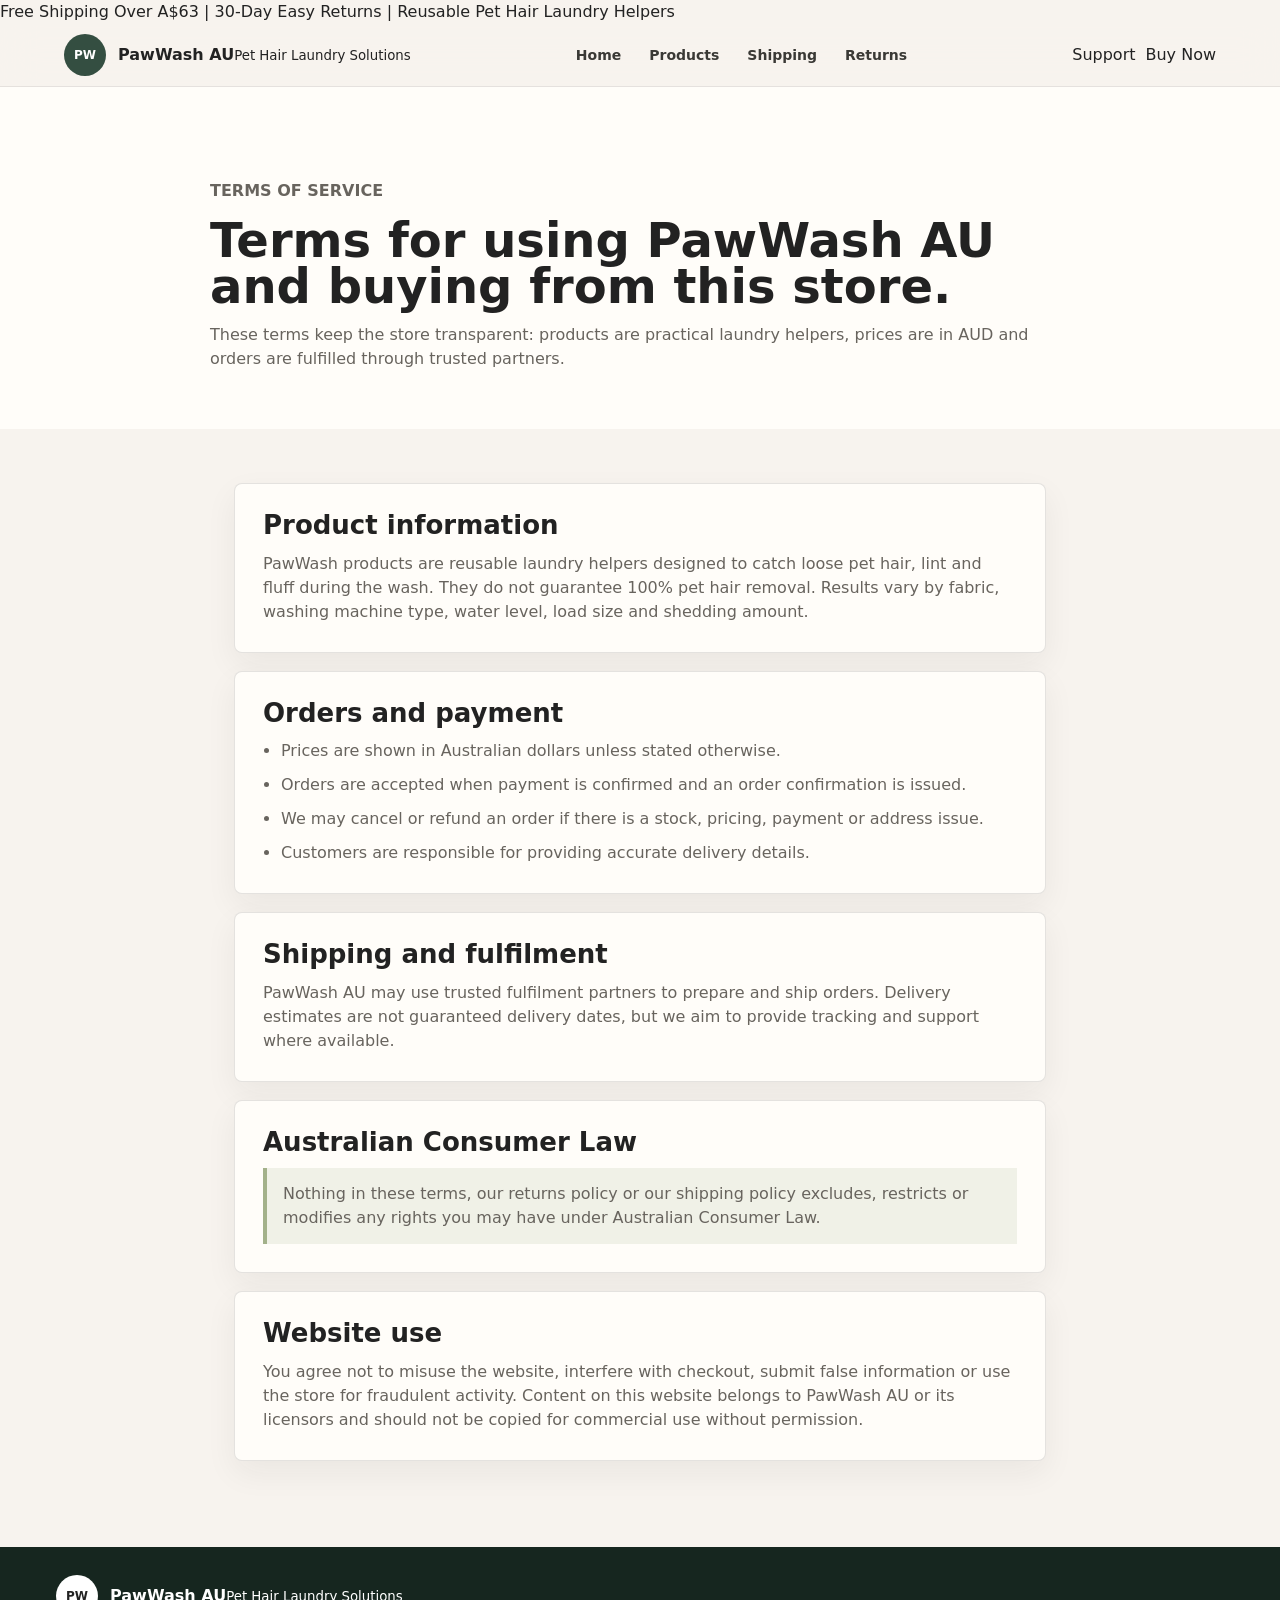
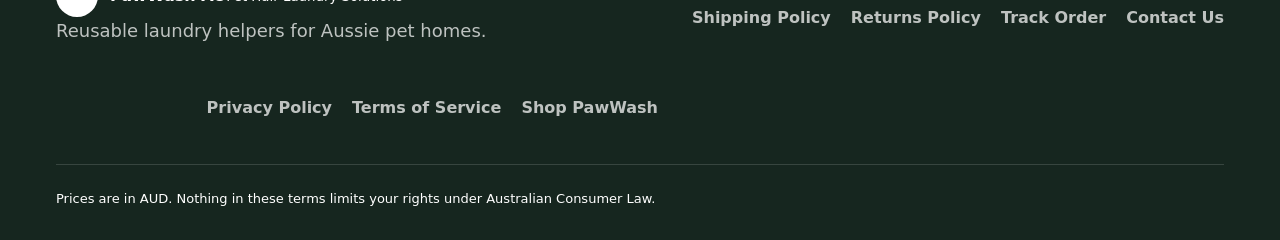
<file: terms.html>
<!doctype html>
<html lang="en-AU">
  <head>
    <meta charset="utf-8" />
    <meta name="viewport" content="width=device-width, initial-scale=1" />
    <title>Terms of Service | PawWash AU</title>
    <meta name="description" content="Terms of service for PawWash AU." />
    <link rel="stylesheet" href="styles.css?v=policy1" />
  </head>
  <body>
    <div class="promo-bar">Free Shipping Over A$63 | 30-Day Easy Returns | Reusable Pet Hair Laundry Helpers</div>
    <header class="site-header">
      <a class="brand" href="index.html#home" aria-label="PawWash AU home">
        <span class="brand-mark" aria-hidden="true">PW</span>
        <span class="brand-copy"><strong>PawWash AU</strong><small>Pet Hair Laundry Solutions</small></span>
      </a>
      <nav class="nav-links" aria-label="Primary navigation">
        <a href="index.html#home">Home</a>
        <a href="index.html#products">Products</a>
        <a href="shipping.html">Shipping</a>
        <a href="returns.html">Returns</a>
      </nav>
      <div class="header-actions">
        <a class="cart-link" href="contact.html">Support</a>
        <a class="buy-now-link" href="index.html#products">Buy Now</a>
      </div>
    </header>

    <main class="policy-main">
      <section class="policy-hero">
        <div class="policy-hero-inner">
          <p class="eyebrow">Terms of Service</p>
          <h1>Terms for using PawWash AU and buying from this store.</h1>
          <p>
            These terms keep the store transparent: products are practical laundry helpers, prices are in AUD and orders
            are fulfilled through trusted partners.
          </p>
        </div>
      </section>

      <section class="policy-content">
        <article class="policy-card">
          <h2>Product information</h2>
          <p>
            PawWash products are reusable laundry helpers designed to catch loose pet hair, lint and fluff during the
            wash. They do not guarantee 100% pet hair removal. Results vary by fabric, washing machine type, water level,
            load size and shedding amount.
          </p>
        </article>

        <article class="policy-card">
          <h2>Orders and payment</h2>
          <ul class="policy-list">
            <li>Prices are shown in Australian dollars unless stated otherwise.</li>
            <li>Orders are accepted when payment is confirmed and an order confirmation is issued.</li>
            <li>We may cancel or refund an order if there is a stock, pricing, payment or address issue.</li>
            <li>Customers are responsible for providing accurate delivery details.</li>
          </ul>
        </article>

        <article class="policy-card">
          <h2>Shipping and fulfilment</h2>
          <p>
            PawWash AU may use trusted fulfilment partners to prepare and ship orders. Delivery estimates are not
            guaranteed delivery dates, but we aim to provide tracking and support where available.
          </p>
        </article>

        <article class="policy-card">
          <h2>Australian Consumer Law</h2>
          <p class="policy-note">
            Nothing in these terms, our returns policy or our shipping policy excludes, restricts or modifies any rights
            you may have under Australian Consumer Law.
          </p>
        </article>

        <article class="policy-card">
          <h2>Website use</h2>
          <p>
            You agree not to misuse the website, interfere with checkout, submit false information or use the store for
            fraudulent activity. Content on this website belongs to PawWash AU or its licensors and should not be copied
            for commercial use without permission.
          </p>
        </article>
      </section>
    </main>

    <footer class="site-footer">
      <div class="footer-grid">
        <div>
          <a class="brand footer-brand" href="index.html#home" aria-label="PawWash AU home">
            <span class="brand-mark" aria-hidden="true">PW</span>
            <span class="brand-copy"><strong>PawWash AU</strong><small>Pet Hair Laundry Solutions</small></span>
          </a>
          <p>Reusable laundry helpers for Aussie pet homes.</p>
        </div>
        <nav class="footer-links" aria-label="Customer support">
          <a href="shipping.html">Shipping Policy</a>
          <a href="returns.html">Returns Policy</a>
          <a href="track-order.html">Track Order</a>
          <a href="contact.html">Contact Us</a>
        </nav>
        <nav class="footer-links" aria-label="Store policies">
          <a href="privacy.html">Privacy Policy</a>
          <a href="terms.html">Terms of Service</a>
          <a href="index.html#products">Shop PawWash</a>
        </nav>
      </div>
      <div class="footer-bottom">
        <span>Prices are in AUD.</span>
        <span>Nothing in these terms limits your rights under Australian Consumer Law.</span>
      </div>
    </footer>
  </body>
</html>
</file>
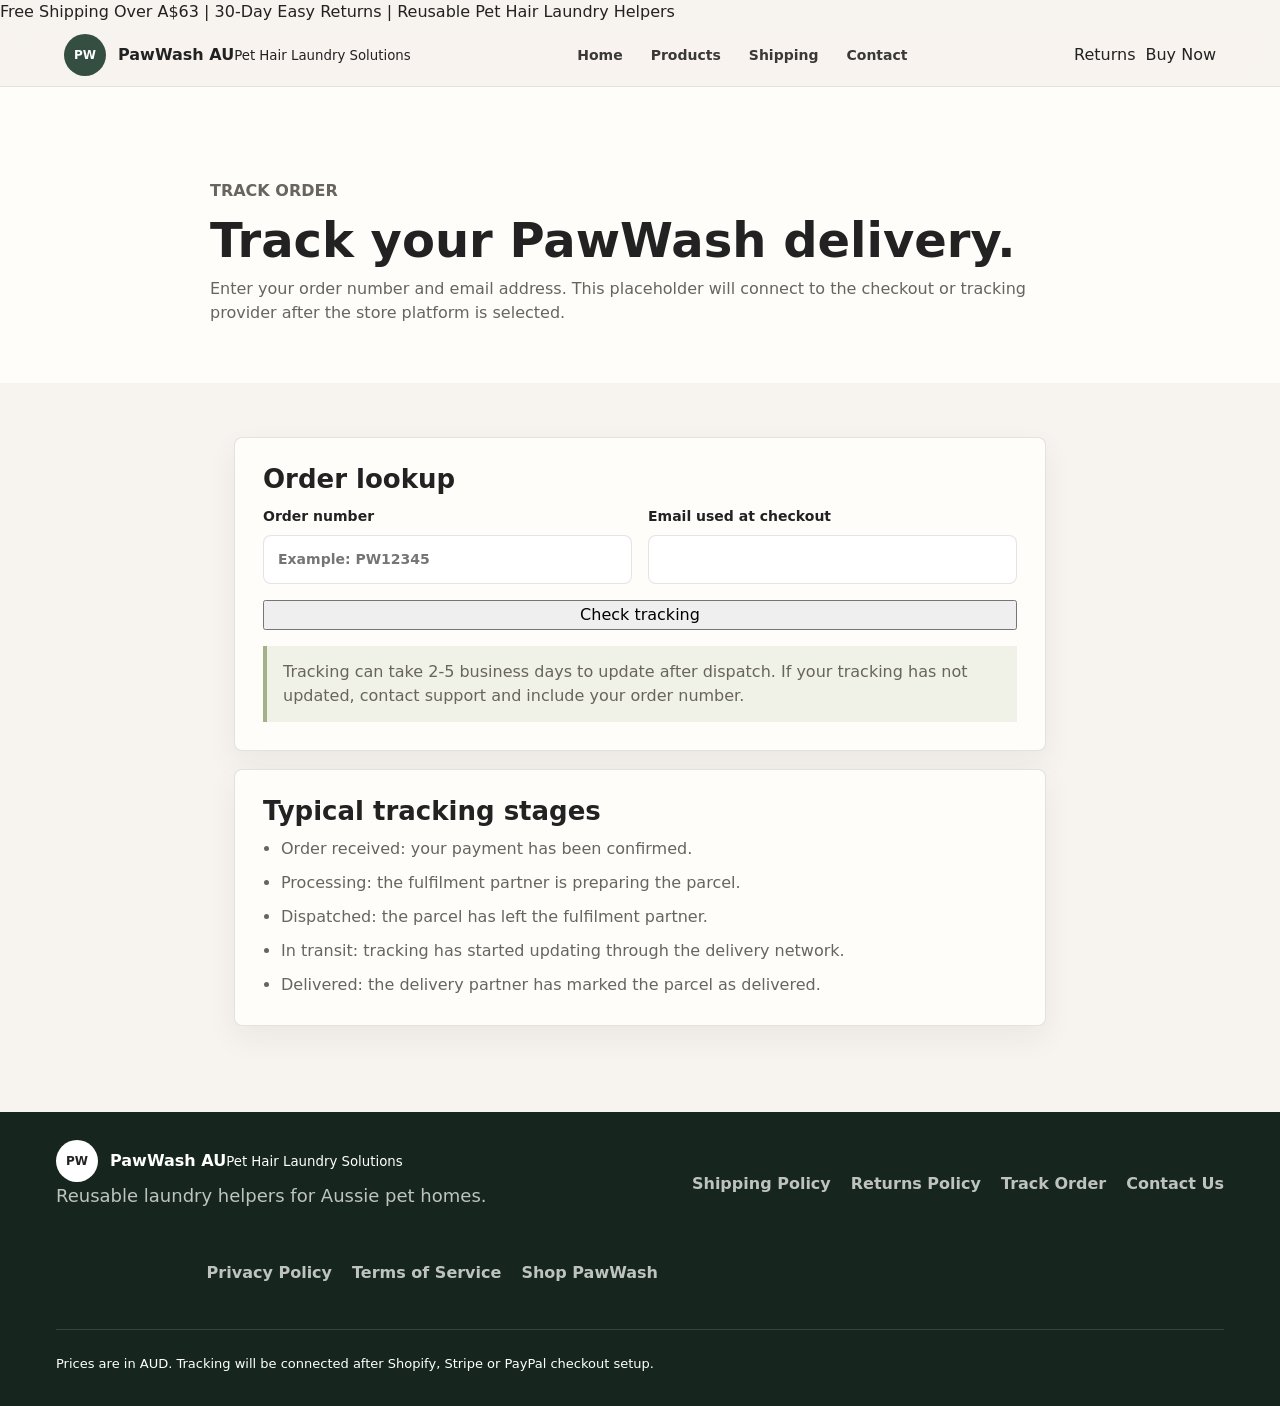
<file: track-order.html>
<!doctype html>
<html lang="en-AU">
  <head>
    <meta charset="utf-8" />
    <meta name="viewport" content="width=device-width, initial-scale=1" />
    <title>Track Order | PawWash AU</title>
    <meta name="description" content="Track a PawWash AU order." />
    <link rel="stylesheet" href="styles.css?v=policy1" />
  </head>
  <body>
    <div class="promo-bar">Free Shipping Over A$63 | 30-Day Easy Returns | Reusable Pet Hair Laundry Helpers</div>
    <header class="site-header">
      <a class="brand" href="index.html#home" aria-label="PawWash AU home">
        <span class="brand-mark" aria-hidden="true">PW</span>
        <span class="brand-copy"><strong>PawWash AU</strong><small>Pet Hair Laundry Solutions</small></span>
      </a>
      <nav class="nav-links" aria-label="Primary navigation">
        <a href="index.html#home">Home</a>
        <a href="index.html#products">Products</a>
        <a href="shipping.html">Shipping</a>
        <a href="contact.html">Contact</a>
      </nav>
      <div class="header-actions">
        <a class="cart-link" href="returns.html">Returns</a>
        <a class="buy-now-link" href="index.html#products">Buy Now</a>
      </div>
    </header>

    <main class="policy-main">
      <section class="policy-hero">
        <div class="policy-hero-inner">
          <p class="eyebrow">Track Order</p>
          <h1>Track your PawWash delivery.</h1>
          <p>
            Enter your order number and email address. This placeholder will connect to the checkout or tracking provider
            after the store platform is selected.
          </p>
        </div>
      </section>

      <section class="policy-content">
        <article class="policy-card">
          <h2>Order lookup</h2>
          <form class="support-form">
            <div class="field-grid">
              <label class="field">
                Order number
                <input type="text" name="order" placeholder="Example: PW12345" />
              </label>
              <label class="field">
                Email used at checkout
                <input type="email" name="email" autocomplete="email" />
              </label>
            </div>
            <button class="primary-button" type="button">Check tracking</button>
            <p class="form-note">
              Tracking can take 2-5 business days to update after dispatch. If your tracking has not updated, contact
              support and include your order number.
            </p>
          </form>
        </article>

        <article class="policy-card">
          <h2>Typical tracking stages</h2>
          <ul class="policy-list">
            <li>Order received: your payment has been confirmed.</li>
            <li>Processing: the fulfilment partner is preparing the parcel.</li>
            <li>Dispatched: the parcel has left the fulfilment partner.</li>
            <li>In transit: tracking has started updating through the delivery network.</li>
            <li>Delivered: the delivery partner has marked the parcel as delivered.</li>
          </ul>
        </article>
      </section>
    </main>

    <footer class="site-footer">
      <div class="footer-grid">
        <div>
          <a class="brand footer-brand" href="index.html#home" aria-label="PawWash AU home">
            <span class="brand-mark" aria-hidden="true">PW</span>
            <span class="brand-copy"><strong>PawWash AU</strong><small>Pet Hair Laundry Solutions</small></span>
          </a>
          <p>Reusable laundry helpers for Aussie pet homes.</p>
        </div>
        <nav class="footer-links" aria-label="Customer support">
          <a href="shipping.html">Shipping Policy</a>
          <a href="returns.html">Returns Policy</a>
          <a href="track-order.html">Track Order</a>
          <a href="contact.html">Contact Us</a>
        </nav>
        <nav class="footer-links" aria-label="Store policies">
          <a href="privacy.html">Privacy Policy</a>
          <a href="terms.html">Terms of Service</a>
          <a href="index.html#products">Shop PawWash</a>
        </nav>
      </div>
      <div class="footer-bottom">
        <span>Prices are in AUD.</span>
        <span>Tracking will be connected after Shopify, Stripe or PayPal checkout setup.</span>
      </div>
    </footer>
  </body>
</html>
</file>
<file: styles.css>
:root {
  --background: #f7f3ee;
  --surface: #fffdf9;
  --surface-soft: #efe9df;
  --text: #222222;
  --muted: #68645e;
  --line: rgba(34, 34, 34, 0.12);
  --accent: #a3b18a;
  --button: #344e41;
  --button-hover: #263a31;
  --button-text: #ffffff;
  --shadow: 0 20px 60px rgba(34, 34, 34, 0.08);
  --shadow-soft: 0 12px 32px rgba(34, 34, 34, 0.06);
  --max: 1180px;
  --radius: 8px;
}

* {
  box-sizing: border-box;
}

html {
  scroll-behavior: smooth;
}

body {
  margin: 0;
  background: var(--background);
  color: var(--text);
  font-family:
    Inter, ui-sans-serif, system-ui, -apple-system, BlinkMacSystemFont, "Segoe UI",
    sans-serif;
  line-height: 1.5;
  text-rendering: optimizeLegibility;
}

body.is-locked {
  overflow: hidden;
}

img {
  display: block;
  width: 100%;
  height: auto;
}

a {
  color: inherit;
  text-decoration: none;
}

button,
select {
  font: inherit;
}

button {
  cursor: pointer;
}

.skip-link {
  position: fixed;
  left: 16px;
  top: 16px;
  z-index: 200;
  transform: translateY(-140%);
  border-radius: var(--radius);
  background: var(--button);
  color: var(--button-text);
  padding: 10px 14px;
  transition: transform 180ms ease;
}

.skip-link:focus {
  transform: translateY(0);
}

.sr-only {
  position: absolute;
  width: 1px;
  height: 1px;
  padding: 0;
  margin: -1px;
  overflow: hidden;
  clip: rect(0, 0, 0, 0);
  white-space: nowrap;
  border: 0;
}

.site-header {
  position: sticky;
  top: 0;
  z-index: 100;
  display: grid;
  grid-template-columns: auto 1fr auto;
  align-items: center;
  gap: 28px;
  padding: 18px clamp(24px, 5vw, 56px);
  border-bottom: 1px solid rgba(34, 34, 34, 0.08);
  background: rgba(247, 243, 238, 0.88);
  backdrop-filter: blur(18px);
}

.brand {
  display: inline-flex;
  align-items: center;
  gap: 12px;
  min-width: 0;
}

.brand-mark {
  display: grid;
  width: 42px;
  height: 42px;
  place-items: center;
  border-radius: 50%;
  background: var(--button);
  color: var(--button-text);
  font-size: 12px;
  font-weight: 800;
}

.brand-text {
  display: grid;
  gap: 1px;
}

.brand-text strong {
  font-size: 19px;
  line-height: 1;
}

.brand-text small {
  color: var(--muted);
  font-size: 11px;
  font-weight: 700;
}

.nav-links {
  display: flex;
  justify-content: center;
  gap: 28px;
  color: #3a3935;
  font-size: 14px;
  font-weight: 700;
}

.nav-links a {
  position: relative;
  padding: 8px 0;
}

.nav-links a::after {
  position: absolute;
  left: 0;
  bottom: 0;
  width: 100%;
  height: 1px;
  content: "";
  background: var(--button);
  transform: scaleX(0);
  transform-origin: left;
  transition: transform 180ms ease;
}

.nav-links a:hover::after {
  transform: scaleX(1);
}

.header-actions {
  display: flex;
  align-items: center;
  gap: 10px;
}

.market-selector select,
.cart-button,
.header-cta {
  min-height: 42px;
  border-radius: var(--radius);
  border: 1px solid rgba(34, 34, 34, 0.12);
  background: rgba(255, 253, 249, 0.82);
  color: var(--text);
  padding: 0 15px;
  font-size: 14px;
  font-weight: 800;
}

.market-selector select {
  appearance: none;
  min-width: 74px;
  text-align: center;
}

.cart-button {
  position: relative;
}

.cart-count {
  position: absolute;
  right: -7px;
  top: -7px;
  display: grid;
  min-width: 20px;
  height: 20px;
  place-items: center;
  border-radius: 999px;
  background: var(--accent);
  color: var(--text);
  font-size: 11px;
}

.header-cta {
  display: inline-flex;
  align-items: center;
  border-color: var(--button);
  background: var(--button);
  color: var(--button-text);
}

.shopify-section {
  position: relative;
}

.section-container {
  width: min(var(--max), calc(100% - 48px));
  margin: 0 auto;
  padding: 112px 0;
}

.section-heading {
  max-width: 760px;
  margin-bottom: 48px;
}

.section-heading.center {
  margin-inline: auto;
  text-align: center;
}

.eyebrow {
  margin: 0 0 14px;
  color: var(--button);
  font-size: 12px;
  font-weight: 900;
  letter-spacing: 0;
  text-transform: uppercase;
}

h1,
h2,
h3,
p {
  margin-top: 0;
}

h1 {
  margin-bottom: 22px;
  font-size: 72px;
  line-height: 0.96;
  letter-spacing: 0;
}

h2 {
  margin-bottom: 18px;
  font-size: 46px;
  line-height: 1.06;
  letter-spacing: 0;
}

h3 {
  margin-bottom: 12px;
  font-size: 22px;
  line-height: 1.18;
}

p {
  color: var(--muted);
  font-size: 18px;
}

.button {
  display: inline-flex;
  align-items: center;
  justify-content: center;
  min-height: 54px;
  border-radius: var(--radius);
  border: 1px solid transparent;
  padding: 0 24px;
  font-weight: 900;
  transition:
    background 180ms ease,
    border-color 180ms ease,
    color 180ms ease,
    transform 180ms ease;
}

.button:hover {
  transform: translateY(-1px);
}

.button-primary {
  background: var(--button);
  color: var(--button-text);
}

.button-primary:hover {
  background: var(--button-hover);
}

.button-secondary {
  border-color: rgba(34, 34, 34, 0.18);
  background: rgba(255, 253, 249, 0.72);
}

.hero-section {
  min-height: calc(100vh - 79px);
  display: grid;
  align-items: end;
  overflow: hidden;
}

.hero-media {
  position: absolute;
  inset: 0;
  background:
    linear-gradient(90deg, rgba(247, 243, 238, 0.98) 0%, rgba(247, 243, 238, 0.82) 40%, rgba(247, 243, 238, 0.12) 78%),
    url("assets/pain-black-shirt.png?v=reddit1") right center / contain no-repeat,
    #181715;
}

.hero-content {
  position: relative;
  z-index: 1;
  width: min(680px, calc(100% - 48px));
  margin-left: clamp(24px, 6vw, 72px);
  padding: 100px 0 92px;
}

.hero-subtitle {
  max-width: 530px;
  color: #3f3c38;
  font-size: 22px;
}

.hero-actions {
  display: flex;
  flex-wrap: wrap;
  gap: 12px;
  margin: 34px 0 20px;
}

.hero-note,
.honesty-note,
.proof-note {
  color: #5d5952;
  font-size: 14px;
  font-weight: 700;
}

.pain-section,
.product-intro,
.bundle-section {
  background: var(--background);
}

.story-section,
.how-section,
.faq-section {
  background: var(--surface);
}

.difference-section,
.review-section {
  background: #f1ece5;
}

.pain-grid,
.review-grid,
.bundle-grid,
.steps-row {
  display: grid;
  gap: 18px;
}

.pain-grid {
  grid-template-columns: repeat(4, 1fr);
}

.pain-card,
.feature-card,
.step-card,
.review-card,
.bundle-card,
.checkout-panel,
.story-note-card,
.image-frame,
.product-visual,
.compare-panel,
details {
  border: 1px solid var(--line);
  border-radius: var(--radius);
  background: rgba(255, 253, 249, 0.78);
  box-shadow: var(--shadow-soft);
}

.pain-card,
.feature-card,
.step-card,
.review-card {
  padding: 26px;
}

.pain-card span,
.feature-card span,
.step-card span {
  display: inline-grid;
  width: 42px;
  height: 42px;
  place-items: center;
  margin-bottom: 22px;
  border-radius: 50%;
  background: rgba(163, 177, 138, 0.25);
  color: var(--button);
  font-size: 13px;
  font-weight: 900;
}

.pain-card p,
.feature-card p,
.step-card p,
.review-card p,
.bundle-card p,
.checkout-panel p,
details p {
  font-size: 16px;
}

.frustration-copy {
  max-width: 720px;
  margin-top: 44px;
  padding-left: 28px;
  border-left: 4px solid var(--accent);
}

.frustration-copy p {
  margin-bottom: 6px;
  color: var(--text);
  font-size: 24px;
}

.frustration-copy strong {
  font-size: 24px;
}

.story-layout {
  display: grid;
  grid-template-columns: 0.82fr 1.18fr;
  align-items: center;
  gap: 72px;
}

.story-copy p {
  max-width: 560px;
}

.story-note-card {
  min-height: 420px;
  display: grid;
  align-content: end;
  padding: clamp(28px, 5vw, 56px);
  background:
    linear-gradient(140deg, rgba(52, 78, 65, 0.94), rgba(52, 78, 65, 0.72)),
    url("assets/pain-black-shirt.png?v=real1") center center / cover no-repeat;
  color: #ffffff;
}

.story-note-card span {
  width: max-content;
  border-radius: 999px;
  background: rgba(255, 255, 255, 0.16);
  padding: 8px 11px;
  color: rgba(255, 255, 255, 0.82);
  font-size: 12px;
  font-weight: 900;
  text-transform: uppercase;
}

.story-note-card p {
  max-width: 620px;
  margin: 84px 0 18px;
  color: #ffffff;
  font-family: Georgia, "Times New Roman", serif;
  font-size: clamp(32px, 5vw, 56px);
  line-height: 1.02;
}

.story-note-card small {
  max-width: 560px;
  color: rgba(255, 255, 255, 0.78);
  font-size: 16px;
  font-weight: 700;
}

.image-frame,
.product-visual {
  overflow: hidden;
}

.image-frame img,
.product-visual img {
  height: 620px;
  object-fit: cover;
}

.image-frame img {
  object-position: center center;
}

.product-intro-layout {
  display: grid;
  grid-template-columns: 0.95fr 0.8fr;
  align-items: start;
  gap: 28px;
}

.product-copy {
  position: sticky;
  top: 110px;
  align-self: start;
  max-width: 540px;
}

.product-copy .button {
  margin-top: 16px;
}

.feature-stack {
  display: grid;
  gap: 16px;
}

.solution-products {
  display: grid;
  grid-template-columns: repeat(2, minmax(0, 1fr));
  gap: 24px;
}

.solution-product {
  overflow: hidden;
  border: 1px solid var(--line);
  border-radius: var(--radius);
  background:
    radial-gradient(circle at 30% 18%, rgba(163, 177, 138, 0.22), transparent 34%),
    rgba(255, 253, 249, 0.9);
  box-shadow: var(--shadow-soft);
}

.solution-product img {
  height: 380px;
  object-fit: contain;
  background: linear-gradient(180deg, #ffffff 0%, #f4efe7 100%);
  padding: 44px;
}

.solution-product:nth-child(1) img {
  object-position: center center;
}

.solution-product:nth-child(2) img {
  object-position: center center;
}

.solution-product div {
  padding: 28px;
}

.solution-product span {
  display: block;
  margin-bottom: 10px;
  color: var(--button);
  font-size: 12px;
  font-weight: 900;
  text-transform: uppercase;
}

.solution-product p {
  margin-bottom: 0;
  color: var(--muted);
  font-size: 16px;
}

.product-cta-row {
  margin-top: 26px;
}

.product-visual {
  grid-column: 1 / -1;
}

.product-visual img {
  height: 540px;
  object-position: right center;
}

.before-after {
  display: grid;
  grid-template-columns: repeat(2, minmax(0, 1fr));
  gap: 18px;
}

.compare-panel {
  position: relative;
  overflow: hidden;
}

.compare-panel img {
  height: 620px;
  object-fit: cover;
}

.compare-panel.before img {
  object-position: left center;
}

.compare-panel.after img {
  object-position: center center;
}

.result-panel {
  min-height: 620px;
  display: grid;
  align-content: end;
  padding: 34px;
  background:
    radial-gradient(circle at 76% 20%, rgba(163, 177, 138, 0.28), transparent 30%),
    #ffffff;
}

.result-panel > span {
  left: 34px;
  top: 34px;
}

.result-products {
  display: flex;
  align-items: center;
  justify-content: center;
  gap: 22px;
  margin: 26px 0 34px;
}

.result-products img {
  width: 42%;
  max-width: 220px;
  height: auto;
  object-fit: contain;
  padding: 0;
  background: transparent;
}

.result-products img:last-child {
  max-width: 170px;
}

.result-copy {
  border-top: 1px solid var(--line);
  padding-top: 28px;
}

.result-copy h3 {
  max-width: 420px;
  font-size: 32px;
}

.result-copy p {
  max-width: 520px;
  font-size: 17px;
}

.result-copy ul {
  display: flex;
  flex-wrap: wrap;
  gap: 8px;
  margin: 22px 0 0;
  padding: 0;
  list-style: none;
}

.result-copy li {
  border-radius: 999px;
  background: rgba(163, 177, 138, 0.2);
  padding: 8px 10px;
  color: var(--button);
  font-size: 13px;
  font-weight: 900;
}

.compare-panel span {
  position: absolute;
  left: 22px;
  top: 22px;
  border-radius: var(--radius);
  background: rgba(255, 253, 249, 0.9);
  padding: 10px 14px;
  font-weight: 900;
}

.honesty-note {
  max-width: 760px;
  margin: 20px auto 0;
  text-align: center;
}

.laundry-storyboard {
  display: grid;
  grid-template-columns: 1.08fr 0.92fr 0.92fr;
  gap: 18px;
  align-items: stretch;
}

.storyboard-card {
  position: relative;
  min-height: 560px;
  overflow: hidden;
  border: 1px solid var(--line);
  border-radius: var(--radius);
  background: var(--surface);
  box-shadow: var(--shadow-soft);
}

.storyboard-pain img {
  width: 100%;
  height: 100%;
  object-fit: cover;
}

.storyboard-pain::after {
  position: absolute;
  inset: 0;
  content: "";
  background: linear-gradient(0deg, rgba(34, 34, 34, 0.58), transparent 46%);
}

.storyboard-copy {
  position: relative;
  z-index: 1;
  padding: 30px;
}

.storyboard-pain .storyboard-copy {
  position: absolute;
  left: 0;
  right: 0;
  bottom: 0;
}

.storyboard-copy span {
  display: inline-flex;
  width: max-content;
  margin-bottom: 14px;
  border-radius: 999px;
  background: rgba(163, 177, 138, 0.22);
  color: var(--button);
  padding: 8px 11px;
  font-size: 12px;
  font-weight: 900;
  text-transform: uppercase;
}

.storyboard-pain .storyboard-copy span {
  background: rgba(255, 255, 255, 0.88);
}

.storyboard-copy h3 {
  max-width: 420px;
  margin-bottom: 12px;
  font-size: 32px;
}

.storyboard-pain .storyboard-copy h3 {
  color: #ffffff;
}

.storyboard-copy p {
  max-width: 420px;
  font-size: 16px;
}

.storyboard-products {
  min-height: 300px;
  display: flex;
  align-items: center;
  justify-content: center;
  gap: 18px;
  padding: 42px 28px 18px;
  background:
    radial-gradient(circle at 50% 36%, rgba(163, 177, 138, 0.24), transparent 44%),
    #ffffff;
}

.storyboard-products img {
  display: block;
  object-fit: contain;
}

.storyboard-ball {
  width: min(42%, 180px);
}

.storyboard-catcher {
  width: min(34%, 136px);
}

.storyboard-solution {
  display: grid;
  align-content: space-between;
}

.storyboard-result {
  display: grid;
  align-content: end;
  background:
    radial-gradient(circle at 82% 12%, rgba(163, 177, 138, 0.3), transparent 34%),
    linear-gradient(180deg, #fffdf9 0%, #f1ece5 100%);
}

.storyboard-result .storyboard-copy {
  padding-top: 86px;
}

.storyboard-result ul {
  display: flex;
  flex-wrap: wrap;
  gap: 8px;
  margin: 24px 0 0;
  padding: 0;
  list-style: none;
}

.storyboard-result li {
  border-radius: 999px;
  background: rgba(163, 177, 138, 0.2);
  padding: 8px 10px;
  color: var(--button);
  font-size: 13px;
  font-weight: 900;
}

.steps-row {
  grid-template-columns: repeat(3, 1fr);
}

.step-card {
  min-height: 250px;
}

.review-grid {
  grid-template-columns: repeat(3, 1fr);
}

.review-card {
  min-height: 220px;
  display: grid;
  align-content: space-between;
}

.review-card p {
  color: var(--text);
  font-family: Georgia, "Times New Roman", serif;
  font-size: 25px;
  line-height: 1.32;
}

.review-card span {
  color: var(--muted);
  font-size: 13px;
  font-weight: 800;
}

.proof-note {
  max-width: 720px;
  margin: 22px auto 0;
  text-align: center;
}

.mission-section {
  min-height: 620px;
  display: grid;
  align-items: center;
  overflow: hidden;
  background:
    radial-gradient(circle at 82% 10%, rgba(163, 177, 138, 0.34), transparent 28%),
    linear-gradient(135deg, #263a31 0%, #17221d 100%);
}

.mission-content {
  position: relative;
  z-index: 1;
  width: min(var(--max), calc(100% - 48px));
  margin: 0 auto;
  padding: 96px 0;
  color: #ffffff;
}

.mission-content h2 {
  max-width: 900px;
  color: #ffffff;
}

.mission-content p {
  color: rgba(255, 255, 255, 0.82);
}

.bundle-grid {
  grid-template-columns: repeat(3, 1fr);
  align-items: stretch;
}

.bundle-card {
  position: relative;
  min-height: 360px;
  padding: 28px;
  text-align: left;
  transition:
    border-color 180ms ease,
    transform 180ms ease,
    box-shadow 180ms ease,
    background 180ms ease;
}

.bundle-card:hover,
.bundle-card.is-selected {
  border-color: rgba(52, 78, 65, 0.55);
  transform: translateY(-2px);
  box-shadow: var(--shadow);
}

.bundle-card.featured {
  background:
    radial-gradient(circle at 80% 14%, rgba(163, 177, 138, 0.28), transparent 32%),
    #ffffff;
}

.bundle-visual {
  display: flex;
  align-items: center;
  justify-content: flex-start;
  min-height: 112px;
  margin-bottom: 20px;
}

.bundle-visual img {
  width: 96px;
  height: 96px;
  object-fit: contain;
}

.bundle-visual.duo {
  gap: 10px;
}

.bundle-visual.duo img:first-child {
  width: 86px;
  height: 86px;
}

.bundle-visual.duo img:last-child {
  width: 76px;
  height: 96px;
}

.bundle-badge {
  position: absolute;
  right: 18px;
  top: 18px;
  border-radius: 999px;
  background: var(--accent);
  color: var(--text);
  padding: 7px 10px;
  font-size: 12px;
  font-weight: 900;
}

.bundle-kicker {
  display: block;
  margin-bottom: 18px;
  color: var(--button);
  font-size: 12px;
  font-weight: 900;
  text-transform: uppercase;
}

.bundle-card strong {
  display: block;
  margin-bottom: 14px;
  font-size: 28px;
  line-height: 1.12;
}

.bundle-card b {
  display: block;
  margin: 28px 0 8px;
  font-size: 34px;
  line-height: 1;
}

.bundle-card small {
  color: var(--muted);
  font-weight: 800;
}

.checkout-panel {
  display: grid;
  grid-template-columns: 1fr auto auto auto;
  align-items: center;
  gap: 24px;
  margin-top: 24px;
  padding: 24px;
  background: #ffffff;
}

.checkout-panel h3 {
  margin-bottom: 4px;
}

.checkout-panel p {
  margin-bottom: 0;
}

.price-lockup {
  display: grid;
  gap: 4px;
  text-align: right;
}

.price-lockup span {
  font-size: 34px;
  font-weight: 900;
}

.price-lockup small,
.checkout-trust li {
  color: var(--button);
  font-size: 13px;
  font-weight: 900;
}

.quantity-control {
  display: inline-grid;
  grid-template-columns: 42px 42px 42px;
  align-items: center;
  overflow: hidden;
  border: 1px solid var(--line);
  border-radius: var(--radius);
  background: var(--surface);
}

.quantity-control button,
.quantity-control output {
  display: grid;
  height: 42px;
  place-items: center;
  border: 0;
  background: transparent;
  font-weight: 900;
}

.checkout-trust {
  grid-column: 1 / -1;
  display: flex;
  flex-wrap: wrap;
  gap: 10px;
  margin: 0;
  padding: 0;
  list-style: none;
}

.checkout-trust li {
  border-radius: 999px;
  background: rgba(163, 177, 138, 0.2);
  padding: 8px 11px;
}

.faq-layout {
  display: grid;
  grid-template-columns: 0.65fr 1fr;
  gap: 70px;
}

.faq-heading {
  position: sticky;
  top: 112px;
  align-self: start;
}

.faq-list {
  display: grid;
  gap: 12px;
}

details {
  padding: 22px 24px;
}

summary {
  display: flex;
  align-items: center;
  justify-content: space-between;
  gap: 20px;
  color: var(--text);
  font-size: 18px;
  font-weight: 900;
  cursor: pointer;
  list-style: none;
}

summary::-webkit-details-marker {
  display: none;
}

summary::after {
  content: "+";
  color: var(--button);
  font-size: 24px;
}

details[open] summary::after {
  content: "-";
}

details p {
  margin: 14px 0 0;
}

.site-footer {
  background: #222222;
  color: #ffffff;
  padding: 56px clamp(24px, 5vw, 56px) 32px;
}

.site-footer .brand-mark {
  background: #ffffff;
  color: #222222;
}

.site-footer .brand-text small,
.site-footer p,
.footer-links a {
  color: rgba(255, 255, 255, 0.72);
}

.footer-grid {
  display: grid;
  grid-template-columns: 1fr 1fr 1.2fr;
  gap: 34px;
  align-items: start;
  width: min(var(--max), 100%);
  margin: 0 auto;
}

.footer-links {
  display: flex;
  flex-wrap: wrap;
  justify-content: flex-end;
  gap: 14px 20px;
  font-weight: 800;
}

.footer-bottom {
  width: min(var(--max), 100%);
  margin: 44px auto 0;
  padding-top: 24px;
  border-top: 1px solid rgba(255, 255, 255, 0.14);
  font-size: 13px;
}

.sticky-atc {
  position: fixed;
  left: 14px;
  right: 14px;
  bottom: 14px;
  z-index: 90;
  display: none;
  grid-template-columns: 1fr auto auto;
  align-items: center;
  gap: 12px;
  min-height: 58px;
  border: 0;
  border-radius: var(--radius);
  background: var(--button);
  color: var(--button-text);
  padding: 10px 16px;
  box-shadow: var(--shadow);
}

.sticky-atc span,
.sticky-atc strong,
.sticky-atc em {
  color: inherit;
  font-style: normal;
  font-weight: 900;
}

.sticky-atc em {
  border-left: 1px solid rgba(255, 255, 255, 0.3);
  padding-left: 12px;
}

.cart-drawer {
  position: fixed;
  inset: 0;
  z-index: 150;
  display: grid;
  justify-content: end;
  background: rgba(34, 34, 34, 0.34);
  opacity: 0;
  pointer-events: none;
  transition: opacity 180ms ease;
}

.cart-drawer.is-open {
  opacity: 1;
  pointer-events: auto;
}

.drawer-panel {
  width: min(420px, 100vw);
  height: 100%;
  display: grid;
  grid-template-rows: auto 1fr auto;
  background: var(--surface);
  transform: translateX(100%);
  transition: transform 220ms ease;
}

.cart-drawer.is-open .drawer-panel {
  transform: translateX(0);
}

.drawer-header,
.cart-items,
.cart-empty,
.drawer-footer {
  padding: 24px;
}

.drawer-header {
  display: flex;
  align-items: center;
  justify-content: space-between;
  border-bottom: 1px solid var(--line);
}

.drawer-header h2 {
  margin: 0;
  font-size: 24px;
}

.icon-button {
  display: grid;
  width: 42px;
  height: 42px;
  place-items: center;
  border: 1px solid var(--line);
  border-radius: var(--radius);
  background: #ffffff;
}

.icon-button svg {
  width: 20px;
  height: 20px;
  fill: none;
  stroke: currentColor;
  stroke-linecap: round;
  stroke-width: 2;
}

.cart-items {
  display: grid;
  align-content: start;
  gap: 14px;
  overflow-y: auto;
}

.cart-item {
  display: grid;
  grid-template-columns: 1fr auto;
  gap: 12px;
  border-bottom: 1px solid var(--line);
  padding-bottom: 14px;
}

.cart-item h3 {
  margin-bottom: 4px;
  font-size: 16px;
}

.cart-item p,
.drawer-note {
  margin: 0;
  font-size: 13px;
}

.cart-line-price {
  font-weight: 900;
}

.drawer-footer {
  border-top: 1px solid var(--line);
}

.subtotal-row {
  display: flex;
  justify-content: space-between;
  margin-bottom: 10px;
  font-weight: 900;
}

.checkout-button {
  width: 100%;
  margin-top: 18px;
}

.toast {
  position: fixed;
  right: 20px;
  bottom: 20px;
  z-index: 180;
  max-width: 320px;
  border-radius: var(--radius);
  background: #222222;
  color: #ffffff;
  padding: 14px 16px;
  box-shadow: var(--shadow);
  opacity: 0;
  transform: translateY(10px);
  pointer-events: none;
  transition:
    opacity 180ms ease,
    transform 180ms ease;
}

.toast.is-visible {
  opacity: 1;
  transform: translateY(0);
}

.reveal {
  opacity: 0;
  transform: translateY(20px);
  transition:
    opacity 600ms ease,
    transform 600ms ease;
}

.reveal.is-visible {
  opacity: 1;
  transform: translateY(0);
}

.policy-main {
  min-height: 70vh;
}

.policy-hero {
  background: var(--surface);
  padding: 92px 24px 42px;
}

.policy-hero-inner,
.policy-content {
  width: min(860px, 100%);
  margin: 0 auto;
}

.policy-hero h1 {
  margin-bottom: 14px;
  font-size: 48px;
}

.policy-hero p,
.policy-card p,
.policy-card li {
  color: var(--muted);
  font-size: 16px;
}

.policy-content {
  display: grid;
  gap: 18px;
  padding: 54px 24px 86px;
}

.policy-card {
  border: 1px solid var(--line);
  border-radius: var(--radius);
  background: var(--surface);
  padding: 28px;
  box-shadow: var(--shadow-soft);
}

.policy-card h2 {
  margin-bottom: 12px;
  font-size: 26px;
}

.policy-card h3 {
  margin-bottom: 10px;
  font-size: 19px;
}

.policy-card p:last-child,
.policy-card li:last-child {
  margin-bottom: 0;
}

.policy-list {
  display: grid;
  gap: 10px;
  margin: 0;
  padding-left: 18px;
}

.policy-note,
.form-note {
  border-left: 4px solid var(--accent);
  background: rgba(163, 177, 138, 0.16);
  padding: 14px 16px;
}

.support-form,
.field-grid {
  display: grid;
  gap: 16px;
}

.field-grid {
  grid-template-columns: repeat(2, 1fr);
}

.field {
  display: grid;
  gap: 8px;
  color: var(--text);
  font-size: 14px;
  font-weight: 800;
}

.field input,
.field textarea {
  width: 100%;
  border: 1px solid var(--line);
  border-radius: var(--radius);
  background: #ffffff;
  padding: 13px 14px;
  color: var(--text);
  font: inherit;
}

.field textarea {
  min-height: 140px;
  resize: vertical;
}

@media (max-width: 1120px) {
  .site-header {
    grid-template-columns: 1fr auto;
  }

  .nav-links {
    grid-column: 1 / -1;
    order: 3;
    justify-content: flex-start;
    overflow-x: auto;
    padding-bottom: 2px;
  }

  .pain-grid {
    grid-template-columns: repeat(2, 1fr);
  }

  .solution-products {
    grid-template-columns: 1fr;
  }

  .story-layout,
  .product-intro-layout,
  .faq-layout {
    grid-template-columns: 1fr;
  }

  .product-copy,
  .faq-heading {
    position: static;
  }

  .checkout-panel {
    grid-template-columns: 1fr 1fr;
  }

  .checkout-panel .add-button {
    grid-column: 1 / -1;
  }
}

@media (max-width: 820px) {
  .site-header {
    gap: 14px;
    padding: 14px 18px;
  }

  .brand-text small {
    display: none;
  }

  .header-actions {
    gap: 8px;
  }

  .market-selector select {
    min-width: 60px;
    padding: 0 8px;
  }

  .cart-button {
    padding: 0 12px;
  }

  .header-cta {
    display: none;
  }

  .nav-links {
    gap: 20px;
    font-size: 13px;
  }

  .hero-section {
    min-height: 760px;
    align-items: end;
  }

  .hero-media {
    background:
      linear-gradient(0deg, rgba(247, 243, 238, 1) 0%, rgba(247, 243, 238, 0.9) 38%, rgba(247, 243, 238, 0.12) 82%),
      url("assets/pain-black-shirt.png?v=reddit1") center top / auto 58% no-repeat,
      #181715;
  }

  .hero-content {
    width: calc(100% - 36px);
    margin: 0 auto;
    padding: 420px 0 56px;
  }

  h1 {
    font-size: 48px;
  }

  h2 {
    font-size: 34px;
  }

  h3 {
    font-size: 20px;
  }

  p,
  .hero-subtitle {
    font-size: 17px;
  }

  .section-container {
    width: calc(100% - 36px);
    padding: 74px 0;
  }

  .section-heading {
    margin-bottom: 30px;
  }

  .hero-actions,
  .button {
    width: 100%;
  }

  .pain-grid,
  .steps-row,
  .review-grid,
  .bundle-grid,
  .before-after,
  .laundry-storyboard,
  .footer-grid,
  .field-grid {
    grid-template-columns: 1fr;
  }

  .image-frame img,
  .product-visual img,
  .compare-panel img,
  .solution-product img {
    height: 420px;
  }

  .storyboard-card {
    min-height: auto;
  }

  .storyboard-pain {
    min-height: 420px;
  }

  .storyboard-products {
    min-height: 250px;
  }

  .storyboard-copy {
    padding: 24px;
  }

  .storyboard-copy h3 {
    font-size: 26px;
  }

  .product-visual img {
    object-position: center center;
  }

  .frustration-copy {
    padding-left: 18px;
  }

  .frustration-copy p,
  .frustration-copy strong {
    font-size: 20px;
  }

  .mission-content {
    width: calc(100% - 36px);
    padding: 72px 0;
  }

  .bundle-card {
    min-height: auto;
  }

  .checkout-panel {
    grid-template-columns: 1fr;
    gap: 18px;
  }

  .price-lockup {
    text-align: left;
  }

  .footer-links {
    justify-content: flex-start;
  }

  .sticky-atc {
    display: grid;
  }

  .toast {
    left: 14px;
    right: 14px;
    bottom: 86px;
    max-width: none;
  }

  body {
    padding-bottom: 88px;
  }
}

@media (max-width: 430px) {
  .brand-mark {
    width: 38px;
    height: 38px;
  }

  .brand-text strong {
    font-size: 17px;
  }

  .market-selector {
    display: none;
  }

  h1 {
    font-size: 42px;
  }

  h2 {
    font-size: 31px;
  }

  .hero-content {
    padding-top: 394px;
  }

  .pain-card,
  .feature-card,
  .step-card,
  .review-card,
  .bundle-card,
  .checkout-panel,
  details {
    padding: 22px;
  }

  .sticky-atc {
    grid-template-columns: 1fr auto;
  }

  .sticky-atc em {
    grid-column: 1 / -1;
    border-left: 0;
    border-top: 1px solid rgba(255, 255, 255, 0.3);
    padding: 8px 0 0;
  }
}

@media (prefers-reduced-motion: reduce) {
  *,
  *::before,
  *::after {
    scroll-behavior: auto !important;
    transition-duration: 0.01ms !important;
    animation-duration: 0.01ms !important;
    animation-iteration-count: 1 !important;
  }

  .reveal {
    opacity: 1;
    transform: none;
  }
}

/* PawWash single-product story landing page */
.paw-mark {
  display: grid;
  width: 32px;
  height: 32px;
  place-items: center;
  color: var(--button);
}

.paw-mark svg {
  width: 100%;
  height: 100%;
  fill: currentColor;
}

.site-header {
  min-height: 62px;
  padding: 10px clamp(20px, 5vw, 72px);
}

.brand-text strong {
  font-size: 24px;
}

.brand-text small {
  font-size: 10px;
}

.icon-cart {
  width: 44px;
  min-width: 44px;
  padding: 0;
  border: 0;
  background: transparent;
}

.icon-cart svg {
  width: 22px;
  height: 22px;
  fill: none;
  stroke: currentColor;
  stroke-linecap: round;
  stroke-linejoin: round;
  stroke-width: 1.8;
}

.story-hero {
  position: relative;
  min-height: clamp(620px, 82vh, 780px);
  overflow: hidden;
  background: #111111;
}

.hero-image {
  position: absolute;
  inset: 0;
  background:
    linear-gradient(90deg, rgba(0, 0, 0, 0.86) 0%, rgba(0, 0, 0, 0.58) 33%, rgba(0, 0, 0, 0.08) 72%),
    url("assets/pain-black-shirt-hero.png?v=story2") right center / cover no-repeat;
}

.hero-copy {
  position: relative;
  z-index: 1;
  width: min(520px, calc(100% - 48px));
  margin-left: clamp(28px, 10vw, 128px);
  padding-top: clamp(120px, 22vh, 210px);
  color: #ffffff;
}

.hero-copy h1 {
  margin-bottom: 28px;
  color: #ffffff;
  font-size: clamp(48px, 6vw, 78px);
  line-height: 0.98;
}

.hero-copy p {
  margin-bottom: 28px;
  color: rgba(255, 255, 255, 0.94);
  font-size: clamp(24px, 3vw, 34px);
  line-height: 1.18;
}

.hero-copy .button {
  min-width: 174px;
}

.button-light {
  background: rgba(255, 253, 249, 0.94);
  color: var(--text);
}

.hero-footnote {
  display: inline-block;
  margin-top: 20px;
  color: rgba(255, 255, 255, 0.86);
  font-size: 14px;
  font-weight: 800;
}

.section-container.slim {
  padding: 56px 0 66px;
}

.center-heading {
  max-width: 760px;
  margin: 0 auto 30px;
  text-align: center;
}

.center-heading h2 {
  color: var(--button);
}

.compact-problem {
  background: var(--surface);
}

.frustration-grid {
  display: grid;
  grid-template-columns: repeat(4, 1fr);
  width: min(880px, 100%);
  margin: 0 auto;
  border-radius: var(--radius);
}

.frustration-item {
  display: grid;
  justify-items: center;
  gap: 14px;
  min-height: 140px;
  padding: 10px 28px;
  text-align: center;
  border-right: 1px solid var(--line);
}

.frustration-item:last-child {
  border-right: 0;
}

.frustration-item h3 {
  max-width: 150px;
  margin: 0;
  font-size: 17px;
  line-height: 1.15;
}

.line-icon {
  position: relative;
  display: grid;
  width: 56px;
  height: 56px;
  place-items: center;
  color: var(--button);
}

.line-icon::before,
.line-icon::after {
  position: absolute;
  content: "";
  border: 3px solid currentColor;
}

.shirt-icon::before {
  inset: 11px 12px 8px;
  border-top: 0;
  border-radius: 2px 2px 8px 8px;
}

.shirt-icon::after {
  width: 46px;
  height: 18px;
  top: 7px;
  border-bottom: 0;
  border-radius: 16px 16px 0 0;
}

.bed-icon::before {
  width: 45px;
  height: 24px;
  bottom: 9px;
  border-radius: 4px;
}

.bed-icon::after {
  width: 24px;
  height: 16px;
  left: 7px;
  top: 16px;
  border-radius: 8px 8px 2px 2px;
}

.washer-icon::before {
  inset: 6px;
  border-radius: 5px;
}

.washer-icon::after {
  width: 22px;
  height: 22px;
  top: 23px;
  border-radius: 50%;
}

.roller-icon::before {
  width: 14px;
  height: 38px;
  top: 7px;
  transform: rotate(48deg);
  border-radius: 3px;
}

.roller-icon::after {
  width: 22px;
  height: 10px;
  right: 7px;
  bottom: 9px;
  transform: rotate(48deg);
  border-radius: 10px;
}

.section-note {
  max-width: 720px;
  margin: 20px auto 0;
  color: var(--text);
  font-size: 17px;
  text-align: center;
}

.proof-strip {
  display: grid;
  grid-template-columns: 0.55fr 1fr;
  align-items: center;
  gap: clamp(20px, 4vw, 56px);
  padding: 70px clamp(24px, 6vw, 80px);
  background:
    linear-gradient(90deg, rgba(163, 177, 138, 0.18), rgba(255, 253, 249, 0.92)),
    var(--surface);
}

.proof-heading h2 {
  max-width: 420px;
  margin-bottom: 0;
  color: var(--button);
  font-size: clamp(30px, 3.7vw, 46px);
}

.proof-quotes {
  display: grid;
  grid-template-columns: repeat(3, 1fr);
  gap: 18px;
}

.quote-card {
  min-height: 220px;
  padding: 28px;
  border: 1px solid rgba(34, 34, 34, 0.1);
  border-radius: var(--radius);
  background: rgba(255, 253, 249, 0.88);
  box-shadow: var(--shadow-soft);
}

.quote-card span {
  display: block;
  color: var(--accent);
  font-family: Georgia, "Times New Roman", serif;
  font-size: 48px;
  line-height: 0.8;
}

.quote-card p {
  color: var(--text);
  font-size: 18px;
  font-weight: 800;
}

.quote-card small {
  color: var(--muted);
  font-weight: 800;
}

.solution-section {
  background: var(--background);
}

.solution-layout {
  display: grid;
  grid-template-columns: 0.8fr 1fr;
  align-items: center;
  gap: clamp(28px, 6vw, 78px);
  padding: 88px 0;
}

.solution-copy h2 {
  color: var(--button);
}

.solution-copy p {
  max-width: 520px;
}

.check-list {
  display: grid;
  gap: 14px;
  margin: 28px 0 32px;
  padding: 0;
  list-style: none;
}

.check-list li {
  position: relative;
  padding-left: 34px;
  color: var(--text);
  font-size: 17px;
  font-weight: 800;
}

.check-list li::before {
  position: absolute;
  left: 0;
  top: 2px;
  display: grid;
  width: 22px;
  height: 22px;
  place-items: center;
  border-radius: 50%;
  background: rgba(163, 177, 138, 0.3);
  color: var(--button);
  content: "\2713";
  font-size: 13px;
  font-weight: 900;
}

.kit-stage {
  margin: 0;
  border-radius: var(--radius);
  background:
    radial-gradient(circle at 45% 34%, rgba(163, 177, 138, 0.2), transparent 36%),
    rgba(255, 253, 249, 0.76);
  padding: clamp(18px, 4vw, 46px);
}

.kit-stage img {
  height: 500px;
  object-fit: contain;
}

.kit-stage figcaption {
  margin-top: -22px;
  color: var(--button);
  font-size: 13px;
  font-weight: 900;
  text-align: center;
  text-transform: uppercase;
}

.difference-section {
  background: var(--surface);
}

.difference-grid {
  display: grid;
  grid-template-columns: repeat(2, minmax(0, 1fr));
  gap: 22px;
  width: min(900px, 100%);
  margin: 0 auto;
}

.before-panel,
.after-panel {
  position: relative;
  min-height: 390px;
  overflow: hidden;
  border: 1px solid var(--line);
  border-radius: var(--radius);
  background: #ffffff;
  box-shadow: var(--shadow-soft);
}

.before-panel img {
  width: 100%;
  height: 100%;
  object-fit: cover;
}

.before-panel span,
.after-panel span {
  position: absolute;
  top: 18px;
  left: 18px;
  border-radius: 999px;
  background: var(--button);
  color: #ffffff;
  padding: 8px 12px;
  font-size: 12px;
  font-weight: 900;
  text-transform: uppercase;
}

.after-panel {
  display: grid;
  align-items: center;
  justify-items: center;
  padding: 54px 34px 30px;
  background:
    radial-gradient(circle at 78% 10%, rgba(163, 177, 138, 0.22), transparent 32%),
    #fffdf9;
}

.clean-shirt {
  position: relative;
  width: min(320px, 72%);
  aspect-ratio: 1.12;
  background: #161616;
  clip-path: polygon(19% 22%, 36% 9%, 64% 9%, 81% 22%, 96% 37%, 83% 53%, 73% 43%, 73% 93%, 27% 93%, 27% 43%, 17% 53%, 4% 37%);
  box-shadow: 0 28px 54px rgba(34, 34, 34, 0.2);
}

.clean-shirt::after {
  position: absolute;
  left: 43%;
  top: 9%;
  width: 14%;
  height: 12%;
  border: 2px solid rgba(255, 255, 255, 0.24);
  border-top: 0;
  border-radius: 0 0 999px 999px;
  content: "";
}

.after-panel p {
  max-width: 360px;
  margin: 24px 0 0;
  color: var(--text);
  font-size: 17px;
  font-weight: 800;
  text-align: center;
}

.how-section {
  background: #f1ece5;
}

.how-layout {
  display: grid;
  grid-template-columns: minmax(0, 1.35fr) minmax(280px, 0.65fr);
  gap: 30px;
  align-items: stretch;
}

.step-flow {
  display: grid;
  grid-template-columns: repeat(4, 1fr);
  gap: 18px;
}

.wash-step {
  position: relative;
  min-height: 250px;
  padding: 30px 22px;
  border: 1px solid var(--line);
  border-radius: var(--radius);
  background: rgba(255, 253, 249, 0.82);
  text-align: center;
}

.wash-step span {
  display: grid;
  width: 34px;
  height: 34px;
  place-items: center;
  margin: 0 auto 20px;
  border-radius: 50%;
  background: var(--button);
  color: #ffffff;
  font-size: 13px;
  font-weight: 900;
}

.wash-step h3 {
  color: var(--text);
  font-size: 19px;
}

.wash-step p {
  margin: 0;
  font-size: 15px;
}

.hair-proof-card {
  display: grid;
  align-items: center;
  margin: 0;
  overflow: hidden;
  border-radius: var(--radius);
  background: rgba(255, 253, 249, 0.8);
}

.hair-proof-card img {
  height: 100%;
  min-height: 250px;
  object-fit: cover;
}

.pricing-section {
  background: var(--background);
}

.pricing-grid {
  display: grid;
  grid-template-columns: repeat(3, minmax(0, 1fr));
  gap: 16px;
  width: min(940px, 100%);
  margin: 0 auto;
}

.price-card {
  position: relative;
  display: grid;
  justify-items: center;
  min-height: 352px;
  border: 1px solid var(--line);
  border-radius: var(--radius);
  background: rgba(255, 253, 249, 0.84);
  padding: 24px;
  text-align: center;
  transition:
    transform 180ms ease,
    border-color 180ms ease,
    box-shadow 180ms ease;
}

.price-card:hover,
.price-card.is-selected {
  border-color: var(--button);
  box-shadow: var(--shadow);
  transform: translateY(-2px);
}

.price-card.featured {
  border-color: var(--button);
  padding-top: 40px;
}

.pack-badge {
  position: absolute;
  inset: 0 0 auto;
  display: grid;
  height: 30px;
  place-items: center;
  border-radius: var(--radius) var(--radius) 0 0;
  background: var(--button);
  color: #ffffff;
  font-size: 11px;
  font-weight: 900;
  text-transform: uppercase;
}

.pack-badge.subtle {
  inset: 14px 18px auto auto;
  width: max-content;
  height: auto;
  border-radius: 999px;
  background: rgba(163, 177, 138, 0.3);
  color: var(--button);
  padding: 6px 10px;
}

.pack-image {
  display: grid;
  width: 160px;
  height: 104px;
  place-items: center;
  margin: 12px 0 18px;
  overflow: hidden;
}

.price-card.featured .pack-image {
  margin-top: 0;
}

.pack-image img {
  width: 185px;
  height: 130px;
  object-fit: contain;
}

.price-card strong {
  max-width: 270px;
  font-size: 21px;
  line-height: 1.15;
}

.price-card p {
  min-height: 48px;
  margin: 10px 0 16px;
  font-size: 15px;
}

.price-card b {
  display: block;
  margin-bottom: 18px;
  font-size: 28px;
  line-height: 1;
}

.price-card em {
  display: grid;
  width: 100%;
  min-height: 42px;
  place-items: center;
  border: 1px solid var(--button);
  border-radius: var(--radius);
  color: var(--button);
  font-style: normal;
  font-weight: 900;
}

.price-card.featured em,
.price-card.is-selected em {
  background: var(--button);
  color: #ffffff;
}

.pricing-section .checkout-panel {
  width: min(940px, 100%);
  margin: 20px auto 0;
}

.faq-section {
  background: var(--surface);
}

.faq-row {
  display: grid;
  grid-template-columns: repeat(5, 1fr);
  gap: 14px;
}

.faq-row details {
  min-height: 74px;
  padding: 18px 20px;
}

.faq-row summary {
  font-size: 15px;
}

.faq-row details p {
  font-size: 14px;
}

.mission-section {
  min-height: auto;
  background:
    radial-gradient(circle at 15% 50%, rgba(163, 177, 138, 0.25), transparent 24%),
    linear-gradient(135deg, #1f3a2d 0%, #0f241b 100%);
}

.mission-content {
  display: grid;
  grid-template-columns: auto 1fr auto;
  align-items: center;
  gap: clamp(24px, 5vw, 76px);
  width: min(var(--max), calc(100% - 48px));
  padding: 72px 0;
}

.mission-paw {
  position: relative;
  width: 104px;
  height: 104px;
  opacity: 0.28;
}

.mission-paw::before {
  position: absolute;
  inset: 22px;
  border-radius: 48% 48% 54% 54%;
  background: var(--accent);
  content: "";
}

.mission-paw::after {
  position: absolute;
  inset: 0;
  border-radius: 50%;
  border: 18px dotted var(--accent);
  content: "";
}

.mission-content h2 {
  margin-bottom: 8px;
  font-size: clamp(34px, 4vw, 52px);
}

.site-footer {
  padding-top: 28px;
  background: #16261f;
}

.footer-grid {
  grid-template-columns: 1fr auto;
  align-items: center;
}

.footer-paw {
  color: rgba(255, 255, 255, 0.86);
}

body .reveal {
  opacity: 1;
  transform: none;
}

@media (max-width: 1050px) {
  .proof-strip,
  .solution-layout,
  .how-layout,
  .mission-content {
    grid-template-columns: 1fr;
  }

  .proof-quotes,
  .pricing-grid,
  .faq-row {
    grid-template-columns: 1fr;
  }

  .step-flow {
    grid-template-columns: repeat(2, 1fr);
  }

  .mission-content {
    justify-items: start;
  }
}

@media (max-width: 820px) {
  .brand-text small,
  .market-selector {
    display: none;
  }

  .brand-text strong {
    font-size: 20px;
  }

  .story-hero {
    min-height: 760px;
  }

  .hero-image {
    background:
      linear-gradient(0deg, rgba(0, 0, 0, 0.86) 0%, rgba(0, 0, 0, 0.46) 42%, rgba(0, 0, 0, 0.08) 100%),
      url("assets/pain-black-shirt-hero.png?v=story2") center top / cover no-repeat;
  }

  .hero-copy {
    width: calc(100% - 36px);
    margin: 0 auto;
    padding-top: 380px;
  }

  .hero-actions {
    width: 100%;
  }

  .frustration-grid,
  .difference-grid,
  .step-flow {
    grid-template-columns: 1fr;
  }

  .frustration-item {
    min-height: 120px;
    border-right: 0;
    border-bottom: 1px solid var(--line);
  }

  .frustration-item:last-child {
    border-bottom: 0;
  }

  .proof-strip {
    padding: 58px 18px;
  }

  .kit-stage img {
    height: 360px;
  }

  .before-panel,
  .after-panel {
    min-height: 330px;
  }

  .pricing-section .checkout-panel {
    grid-template-columns: 1fr;
  }

  .footer-grid {
    grid-template-columns: 1fr;
  }
}
</file>
